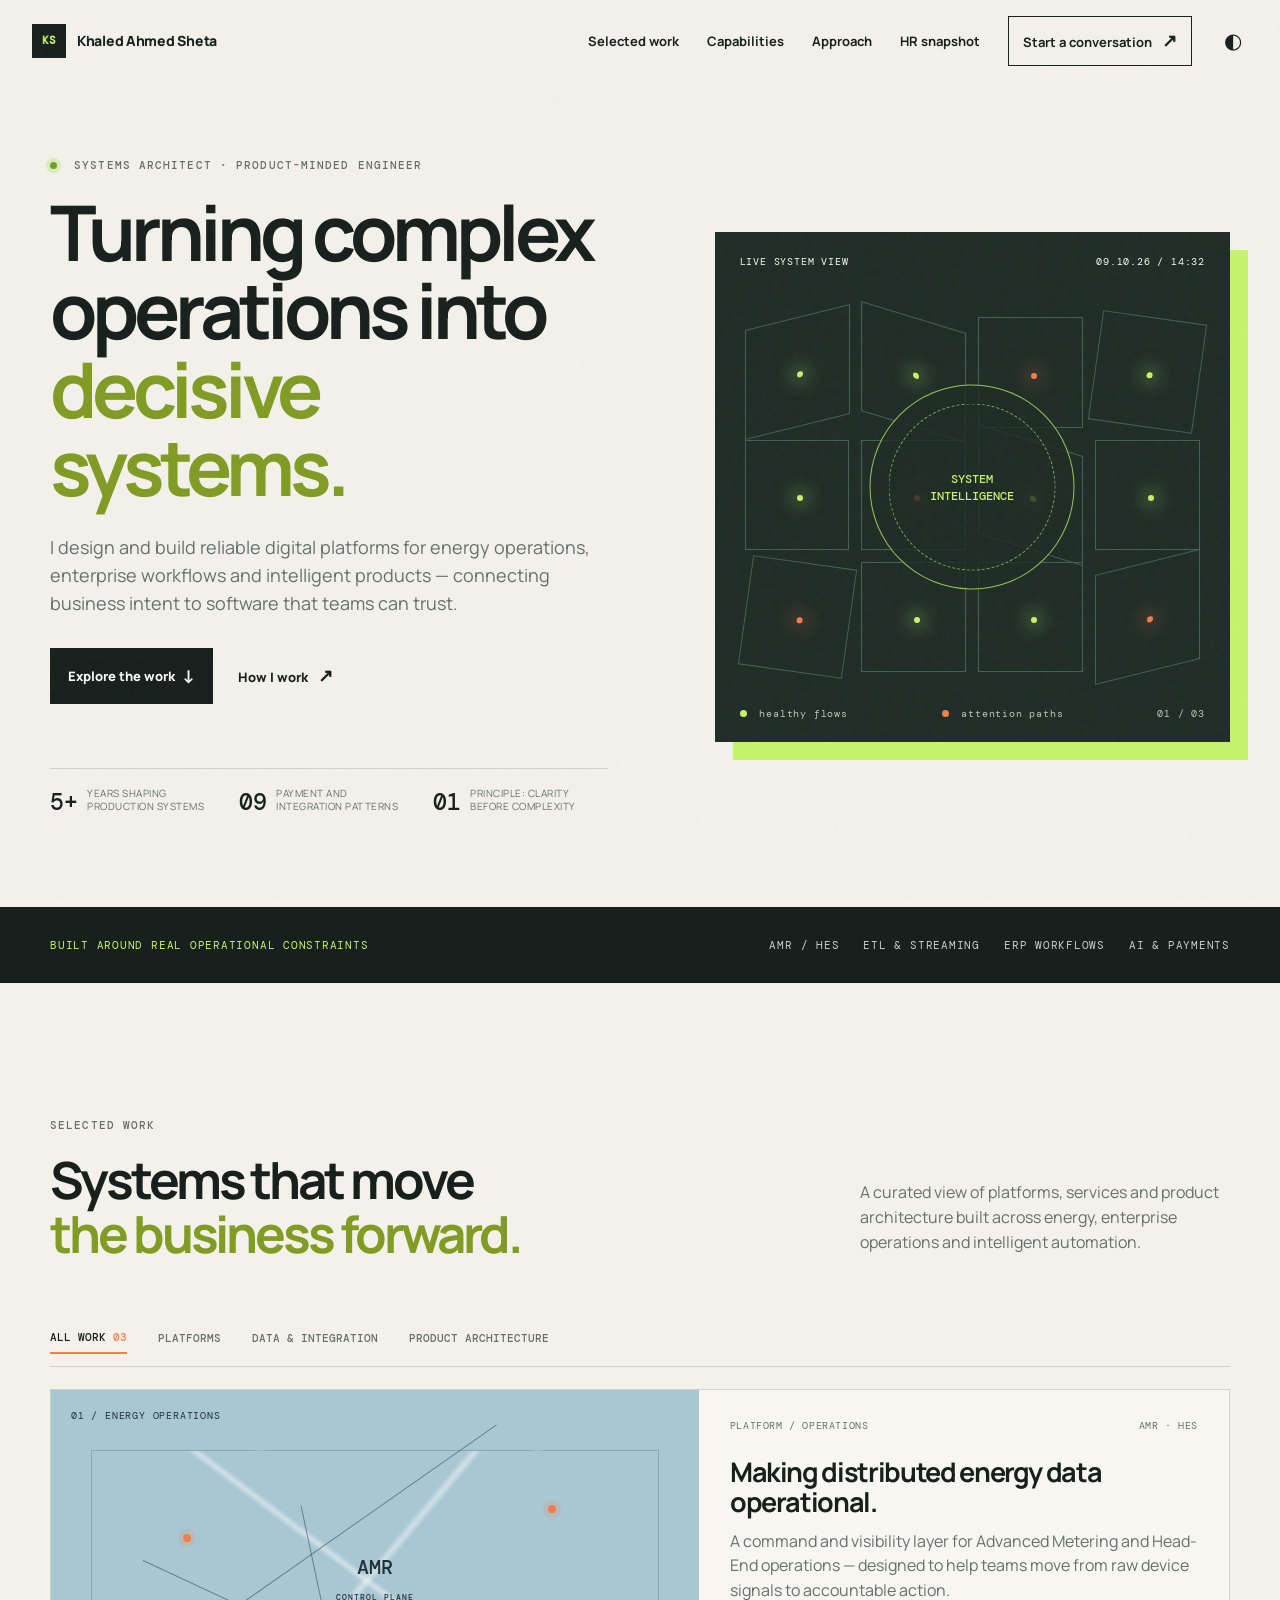
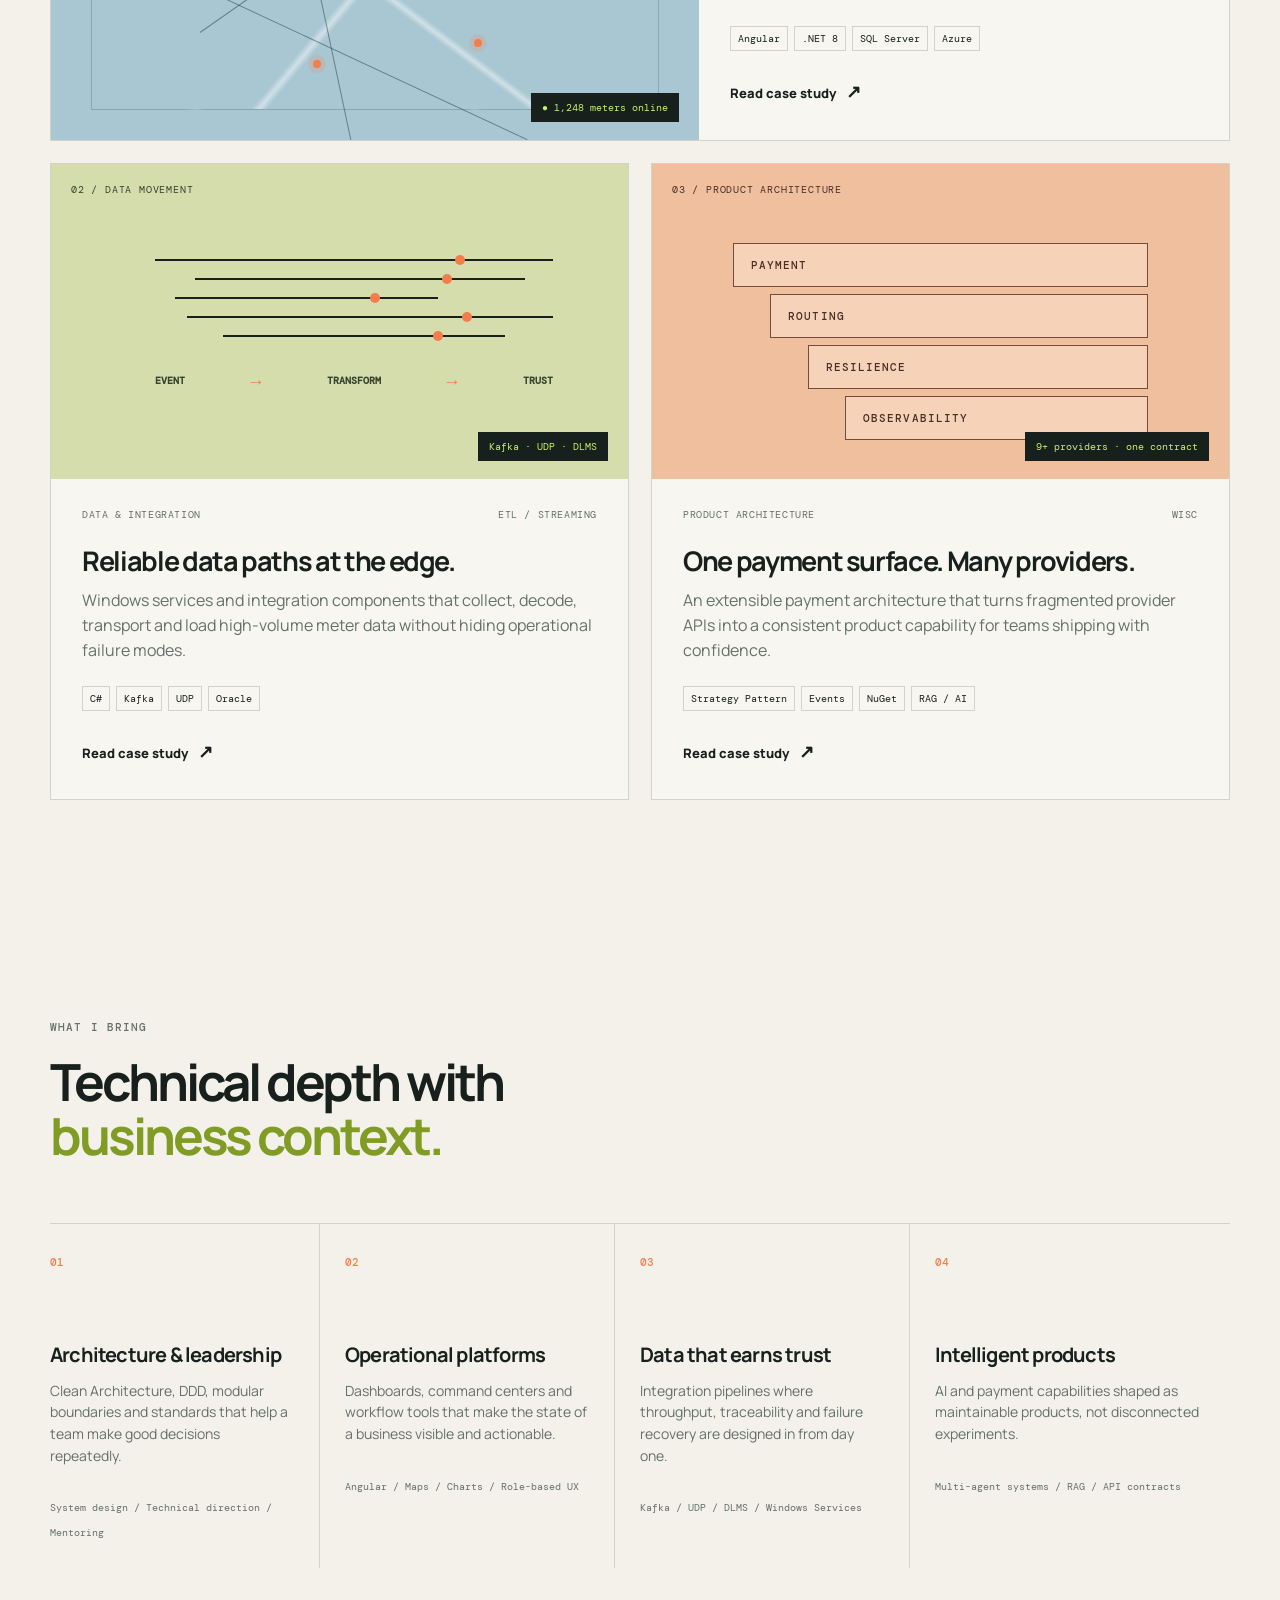
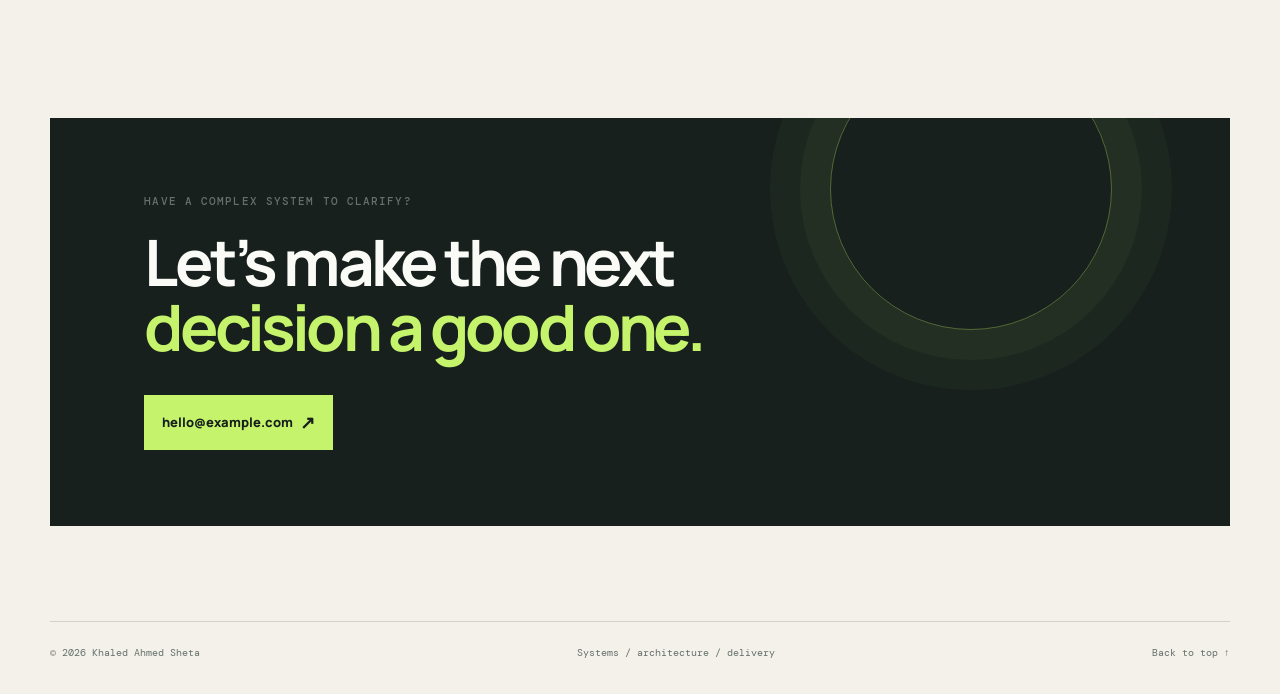
<file: index.html>
<!doctype html>
<html lang="en">
<head>
  <meta charset="UTF-8">
  <meta name="viewport" content="width=device-width, initial-scale=1.0">
  <meta name="description" content="Khaled Ahmed Sheta — systems architecture, AMR operations, data platforms and business-focused engineering portfolio.">
  <title>Khaled Ahmed Sheta | Systems Portfolio</title>
  <link rel="preconnect" href="https://fonts.googleapis.com">
  <link rel="preconnect" href="https://fonts.gstatic.com" crossorigin>
  <link href="https://fonts.googleapis.com/css2?family=DM+Mono:wght@400;500&family=Manrope:wght@400;500;600;700;800&display=swap" rel="stylesheet">
  <link rel="stylesheet" href="styles.css">
</head>
<body>
  <div class="grain"></div>
  <header class="site-header">
    <a class="brand" href="index.html" aria-label="Home">
      <span class="brand-mark">KS</span>
      <span>Khaled Ahmed Sheta</span>
    </a>
    <button class="menu-toggle" aria-label="Open navigation" aria-expanded="false">Menu</button>
    <nav class="main-nav" aria-label="Main navigation">
      <a href="#work">Selected work</a>
      <a href="#capabilities">Capabilities</a>
      <a href="approach.html">Approach</a>
      <a href="hr.html">HR snapshot</a>
      <a class="nav-cta" href="mailto:hello@example.com">Start a conversation <span>↗</span></a>
    </nav>
    <button class="theme-toggle" aria-label="Toggle color theme">◐</button>
  </header>

  <main>
    <section class="hero section-shell">
      <div class="hero-copy reveal">
        <p class="eyebrow"><span class="status-dot"></span> Systems architect · product-minded engineer</p>
        <h1>Turning complex operations into <em>decisive systems.</em></h1>
        <p class="hero-lede">I design and build reliable digital platforms for energy operations, enterprise workflows and intelligent products — connecting business intent to software that teams can trust.</p>
        <div class="hero-actions">
          <a class="button button-dark" href="#work">Explore the work <span>↓</span></a>
          <a class="text-link" href="approach.html">How I work <span>↗</span></a>
        </div>
        <div class="hero-meta">
          <div><strong>5+</strong><span>years shaping<br>production systems</span></div>
          <div><strong>09</strong><span>payment and<br>integration patterns</span></div>
          <div><strong>01</strong><span>principle: clarity<br>before complexity</span></div>
        </div>
      </div>
      <div class="hero-visual reveal delay-1" aria-label="System signal visualization">
        <div class="visual-topline"><span>LIVE SYSTEM VIEW</span><span class="mono">09.10.26 / 14:32</span></div>
        <div class="signal-grid">
          <span class="signal signal-a"></span><span class="signal signal-b"></span><span class="signal signal-c"></span><span class="signal signal-d"></span>
          <span class="signal signal-e"></span><span class="signal signal-f"></span><span class="signal signal-g"></span><span class="signal signal-h"></span>
          <span class="signal signal-i"></span><span class="signal signal-j"></span><span class="signal signal-k"></span><span class="signal signal-l"></span>
        </div>
        <div class="visual-core"><span class="core-ring"></span><span class="core-label">SYSTEM<br>INTELLIGENCE</span></div>
        <div class="visual-footer"><span><i class="legend green"></i> healthy flows</span><span><i class="legend orange"></i> attention paths</span><span class="mono">01 / 03</span></div>
      </div>
    </section>

    <section class="trust-strip"><div class="section-shell trust-inner"><span>Built around real operational constraints</span><span>AMR / HES</span><span>ETL &amp; streaming</span><span>ERP workflows</span><span>AI &amp; payments</span></div></section>

    <section class="section-shell work-section" id="work">
      <div class="section-heading reveal"><div><p class="eyebrow">Selected work</p><h2>Systems that move<br><em>the business forward.</em></h2></div><p class="section-intro">A curated view of platforms, services and product architecture built across energy, enterprise operations and intelligent automation.</p></div>
      <div class="filter-bar" role="group" aria-label="Filter projects"><button class="filter active" data-filter="all">All work <span>03</span></button><button class="filter" data-filter="platform">Platforms</button><button class="filter" data-filter="data">Data &amp; integration</button><button class="filter" data-filter="product">Product architecture</button></div>
      <div class="project-list">
        <article class="project-card project-featured reveal" data-category="platform">
          <div class="project-visual energy-visual"><div class="visual-caption">01 / ENERGY OPERATIONS</div><div class="meter-map"><span class="map-line line-1"></span><span class="map-line line-2"></span><span class="map-line line-3"></span><i class="pin p1"></i><i class="pin p2"></i><i class="pin p3"></i><i class="pin p4"></i><div class="map-center">AMR<br><small>CONTROL PLANE</small></div></div><div class="visual-chip">● 1,248 meters online</div></div>
          <div class="project-content"><div class="project-top"><span class="project-kind">Platform / Operations</span><span class="project-year">AMR · HES</span></div><h3>Making distributed energy data operational.</h3><p>A command and visibility layer for Advanced Metering and Head-End operations — designed to help teams move from raw device signals to accountable action.</p><div class="project-tags"><span>Angular</span><span>.NET 8</span><span>SQL Server</span><span>Azure</span></div><a class="arrow-link" href="case-study.html#amr">Read case study <span>↗</span></a></div>
        </article>
        <article class="project-card reveal delay-1" data-category="data">
          <div class="project-visual data-visual"><div class="visual-caption">02 / DATA MOVEMENT</div><div class="stream-lines"><span></span><span></span><span></span><span></span><span></span></div><div class="stream-label"><b>EVENT</b><strong>→</strong><b>TRANSFORM</b><strong>→</strong><b>TRUST</b></div><div class="visual-chip">Kafka · UDP · DLMS</div></div>
          <div class="project-content"><div class="project-top"><span class="project-kind">Data &amp; Integration</span><span class="project-year">ETL / Streaming</span></div><h3>Reliable data paths at the edge.</h3><p>Windows services and integration components that collect, decode, transport and load high-volume meter data without hiding operational failure modes.</p><div class="project-tags"><span>C#</span><span>Kafka</span><span>UDP</span><span>Oracle</span></div><a class="arrow-link" href="case-study.html#etl">Read case study <span>↗</span></a></div>
        </article>
        <article class="project-card reveal delay-2" data-category="product">
          <div class="project-visual product-visual"><div class="visual-caption">03 / PRODUCT ARCHITECTURE</div><div class="gateway-stack"><span>PAYMENT</span><span>ROUTING</span><span>RESILIENCE</span><span>OBSERVABILITY</span></div><div class="visual-chip">9+ providers · one contract</div></div>
          <div class="project-content"><div class="project-top"><span class="project-kind">Product architecture</span><span class="project-year">WISC</span></div><h3>One payment surface. Many providers.</h3><p>An extensible payment architecture that turns fragmented provider APIs into a consistent product capability for teams shipping with confidence.</p><div class="project-tags"><span>Strategy Pattern</span><span>Events</span><span>NuGet</span><span>RAG / AI</span></div><a class="arrow-link" href="case-study.html#wisc">Read case study <span>↗</span></a></div>
        </article>
      </div>
    </section>

    <section class="capabilities section-shell" id="capabilities"><div class="section-heading reveal"><div><p class="eyebrow">What I bring</p><h2>Technical depth with<br><em>business context.</em></h2></div></div><div class="capability-grid"><div class="capability reveal"><span class="cap-number">01</span><h3>Architecture &amp; leadership</h3><p>Clean Architecture, DDD, modular boundaries and standards that help a team make good decisions repeatedly.</p><span class="cap-line">System design / Technical direction / Mentoring</span></div><div class="capability reveal delay-1"><span class="cap-number">02</span><h3>Operational platforms</h3><p>Dashboards, command centers and workflow tools that make the state of a business visible and actionable.</p><span class="cap-line">Angular / Maps / Charts / Role-based UX</span></div><div class="capability reveal delay-2"><span class="cap-number">03</span><h3>Data that earns trust</h3><p>Integration pipelines where throughput, traceability and failure recovery are designed in from day one.</p><span class="cap-line">Kafka / UDP / DLMS / Windows Services</span></div><div class="capability reveal"><span class="cap-number">04</span><h3>Intelligent products</h3><p>AI and payment capabilities shaped as maintainable products, not disconnected experiments.</p><span class="cap-line">Multi-agent systems / RAG / API contracts</span></div></div></section>

    <section class="closing section-shell"><div class="closing-inner reveal"><p class="eyebrow">Have a complex system to clarify?</p><h2>Let’s make the next<br><em>decision a good one.</em></h2><a class="button button-light" href="mailto:hello@example.com">hello@example.com <span>↗</span></a></div></section>
  </main>
  <footer class="site-footer section-shell"><span>© 2026 Khaled Ahmed Sheta</span><span>Systems / architecture / delivery</span><a href="#top">Back to top ↑</a></footer>
  <script src="app.js"></script>
</body>
</html>
</file>
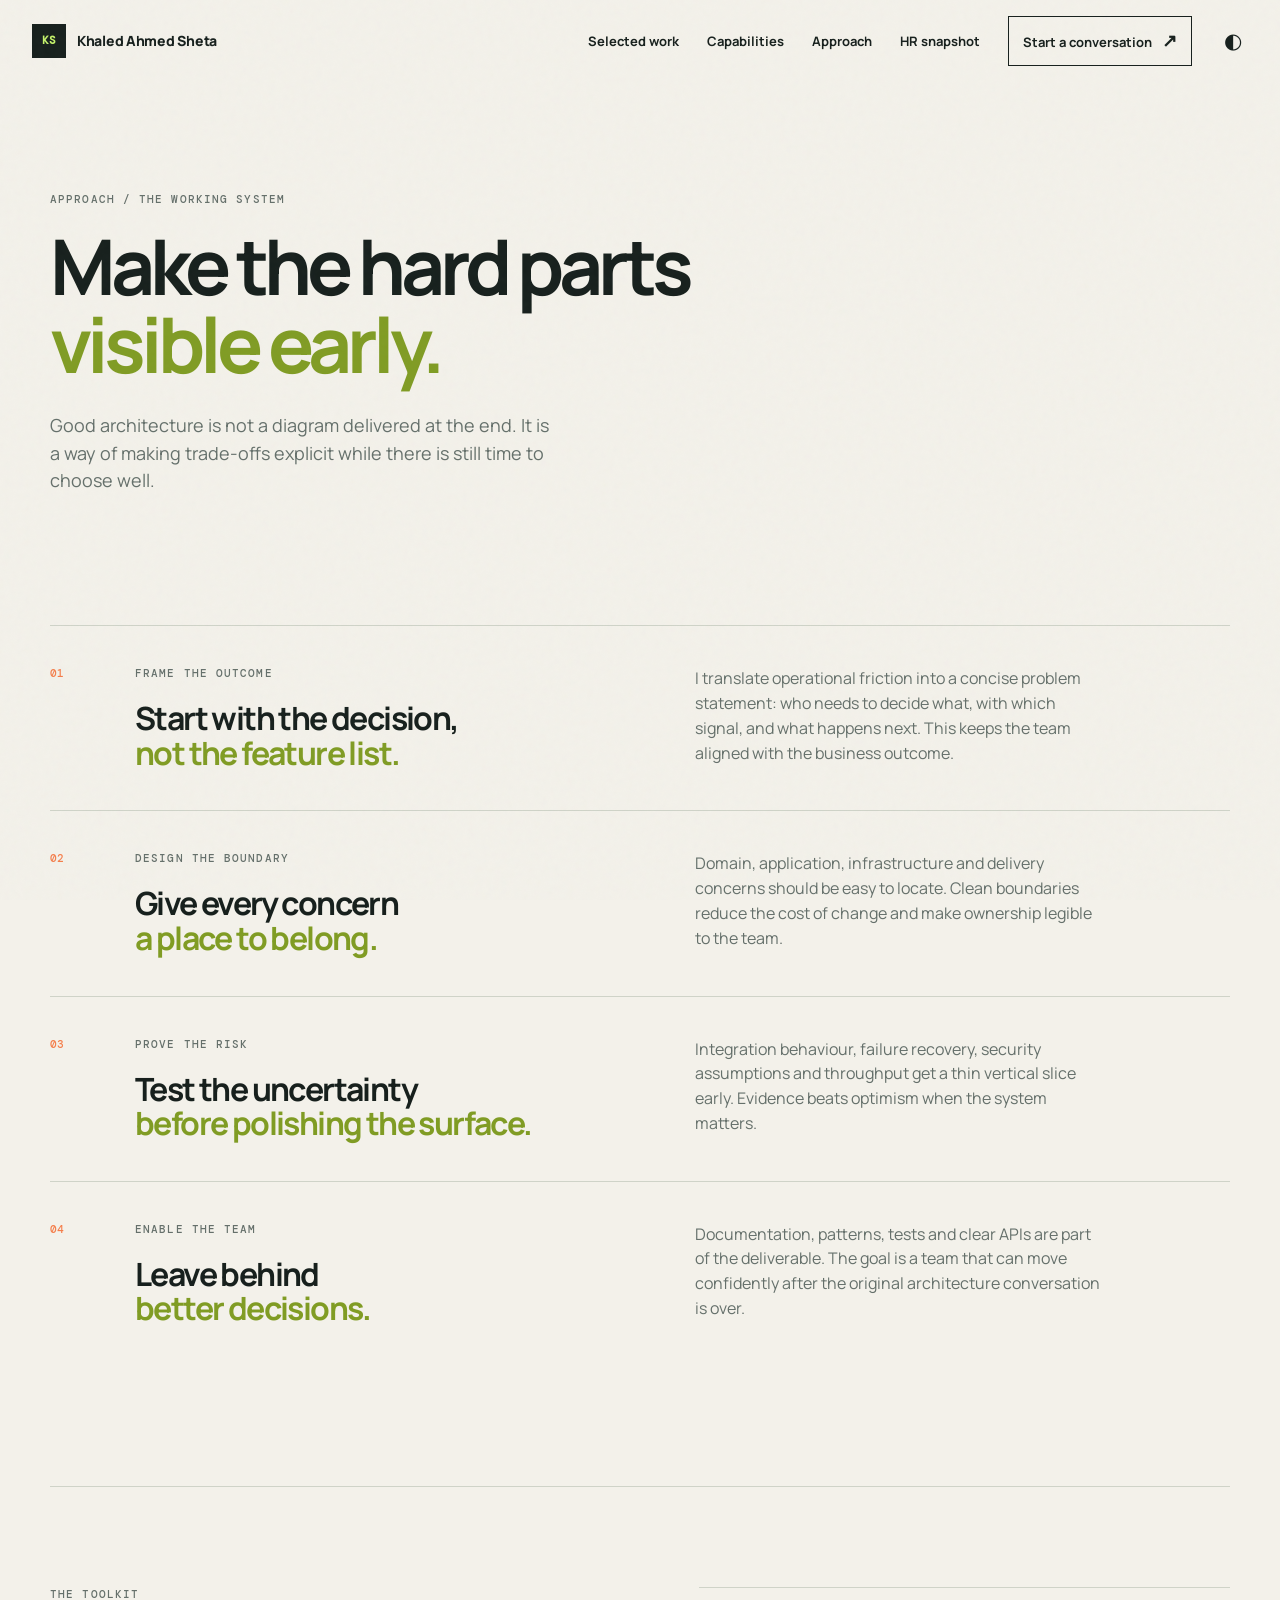
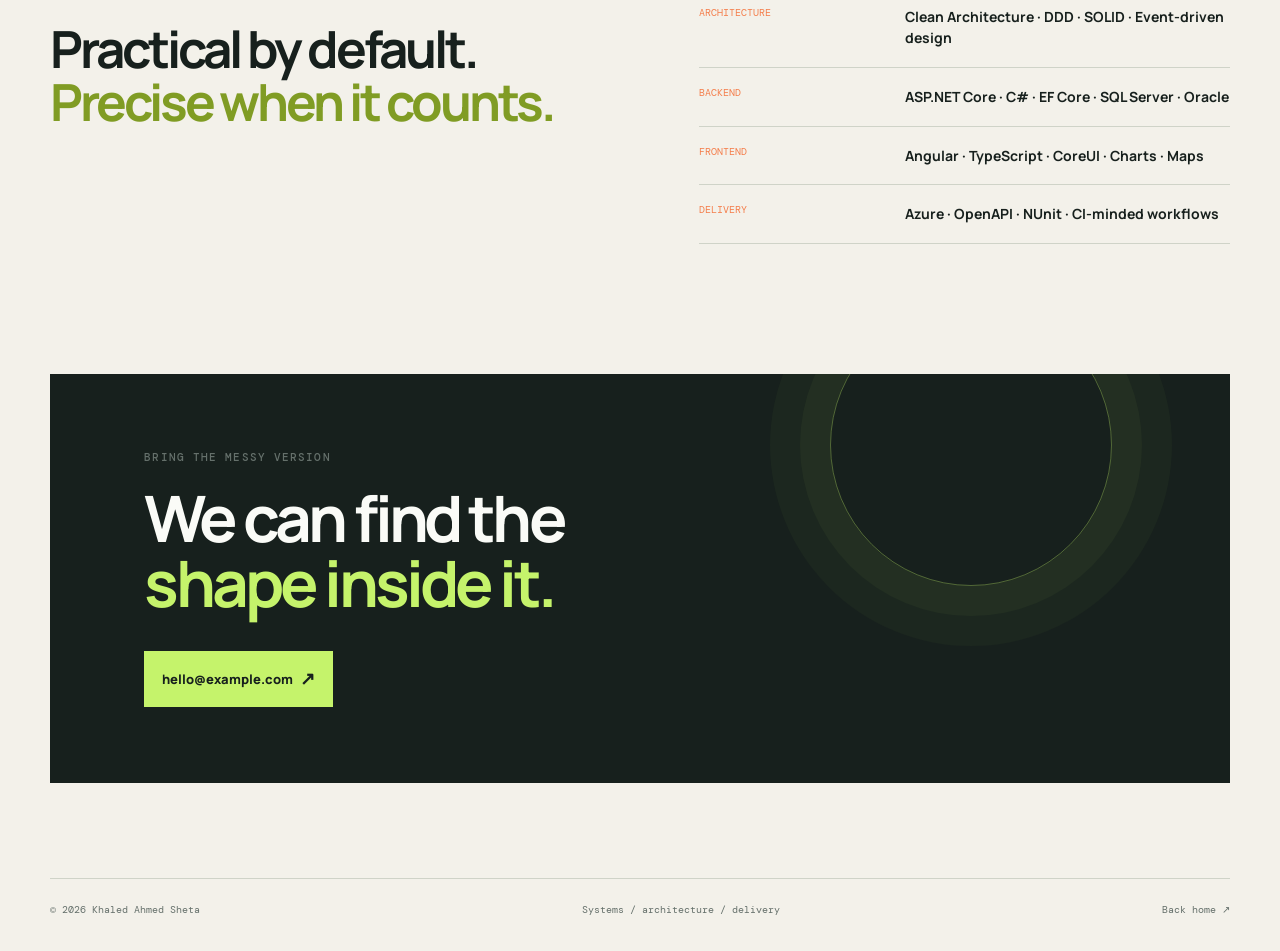
<file: approach.html>
<!doctype html>
<html lang="en"><head><meta charset="UTF-8"><meta name="viewport" content="width=device-width, initial-scale=1.0"><meta name="description" content="How Khaled Ahmed Sheta approaches architecture and delivery."><title>Approach | Khaled Ahmed Sheta</title><link rel="preconnect" href="https://fonts.googleapis.com"><link rel="preconnect" href="https://fonts.gstatic.com" crossorigin><link href="https://fonts.googleapis.com/css2?family=DM+Mono:wght@400;500&family=Manrope:wght@400;500;600;700;800&display=swap" rel="stylesheet"><link rel="stylesheet" href="styles.css"></head>
<body><div class="grain"></div><header class="site-header"><a class="brand" href="index.html"><span class="brand-mark">KS</span><span>Khaled Ahmed Sheta</span></a><button class="menu-toggle" aria-label="Open navigation" aria-expanded="false">Menu</button><nav class="main-nav"><a href="index.html#work">Selected work</a><a href="index.html#capabilities">Capabilities</a><a href="approach.html">Approach</a><a href="hr.html">HR snapshot</a><a class="nav-cta" href="mailto:hello@example.com">Start a conversation <span>↗</span></a></nav><button class="theme-toggle" aria-label="Toggle color theme">◐</button></header>
<main><section class="case-hero section-shell"><p class="eyebrow">Approach / the working system</p><h1>Make the hard parts<br><em>visible early.</em></h1><p class="hero-lede">Good architecture is not a diagram delivered at the end. It is a way of making trade-offs explicit while there is still time to choose well.</p></section><section class="principles section-shell"><div class="principle-row reveal"><span class="principle-num">01</span><div><p class="eyebrow">Frame the outcome</p><h2>Start with the decision,<br><em>not the feature list.</em></h2></div><p>I translate operational friction into a concise problem statement: who needs to decide what, with which signal, and what happens next. This keeps the team aligned with the business outcome.</p></div><div class="principle-row reveal"><span class="principle-num">02</span><div><p class="eyebrow">Design the boundary</p><h2>Give every concern<br><em>a place to belong.</em></h2></div><p>Domain, application, infrastructure and delivery concerns should be easy to locate. Clean boundaries reduce the cost of change and make ownership legible to the team.</p></div><div class="principle-row reveal"><span class="principle-num">03</span><div><p class="eyebrow">Prove the risk</p><h2>Test the uncertainty<br><em>before polishing the surface.</em></h2></div><p>Integration behaviour, failure recovery, security assumptions and throughput get a thin vertical slice early. Evidence beats optimism when the system matters.</p></div><div class="principle-row reveal"><span class="principle-num">04</span><div><p class="eyebrow">Enable the team</p><h2>Leave behind<br><em>better decisions.</em></h2></div><p>Documentation, patterns, tests and clear APIs are part of the deliverable. The goal is a team that can move confidently after the original architecture conversation is over.</p></div></section><section class="toolkit section-shell"><div><p class="eyebrow">The toolkit</p><h2>Practical by default.<br><em>Precise when it counts.</em></h2></div><div class="toolkit-list"><div><span>Architecture</span><strong>Clean Architecture · DDD · SOLID · Event-driven design</strong></div><div><span>Backend</span><strong>ASP.NET Core · C# · EF Core · SQL Server · Oracle</strong></div><div><span>Frontend</span><strong>Angular · TypeScript · CoreUI · Charts · Maps</strong></div><div><span>Delivery</span><strong>Azure · OpenAPI · NUnit · CI-minded workflows</strong></div></div></section><section class="closing section-shell"><div class="closing-inner reveal"><p class="eyebrow">Bring the messy version</p><h2>We can find the<br><em>shape inside it.</em></h2><a class="button button-light" href="mailto:hello@example.com">hello@example.com <span>↗</span></a></div></section></main><footer class="site-footer section-shell"><span>© 2026 Khaled Ahmed Sheta</span><span>Systems / architecture / delivery</span><a href="index.html">Back home ↗</a></footer><script src="app.js"></script></body></html>
</file>
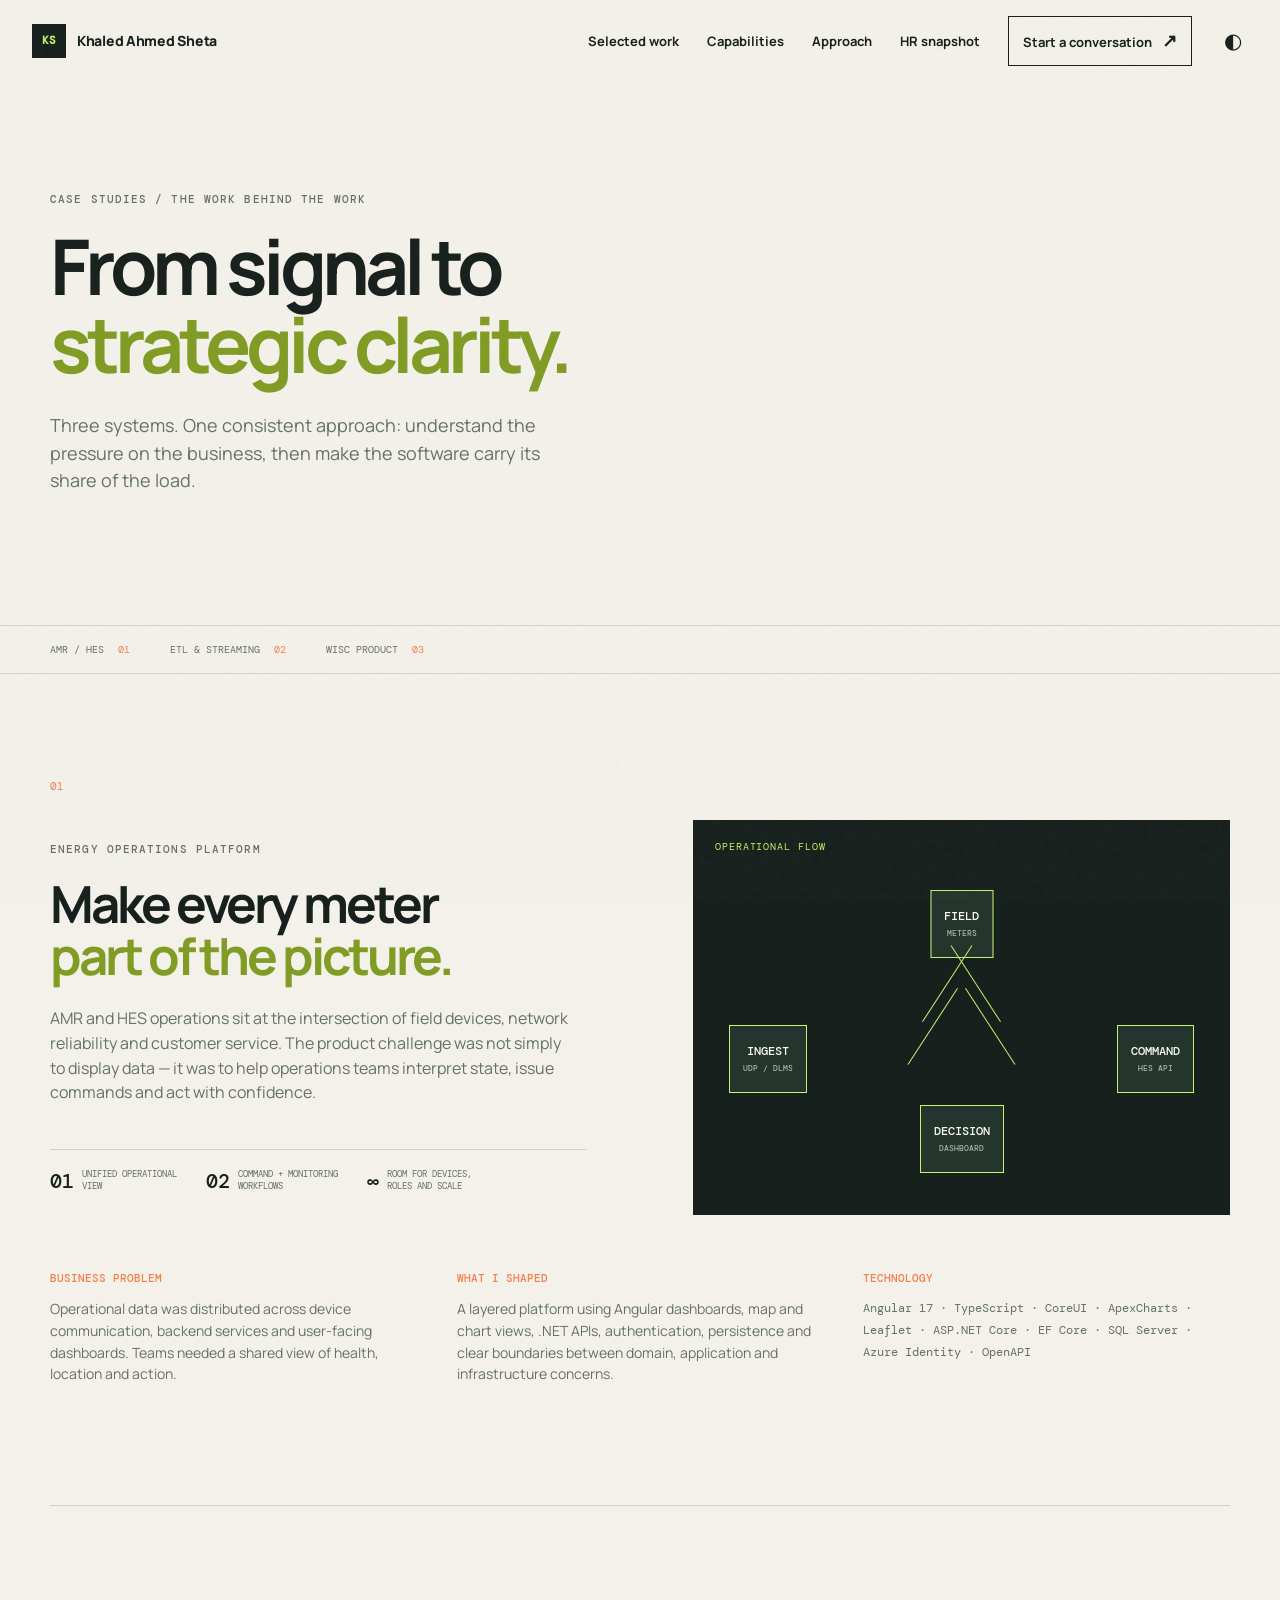
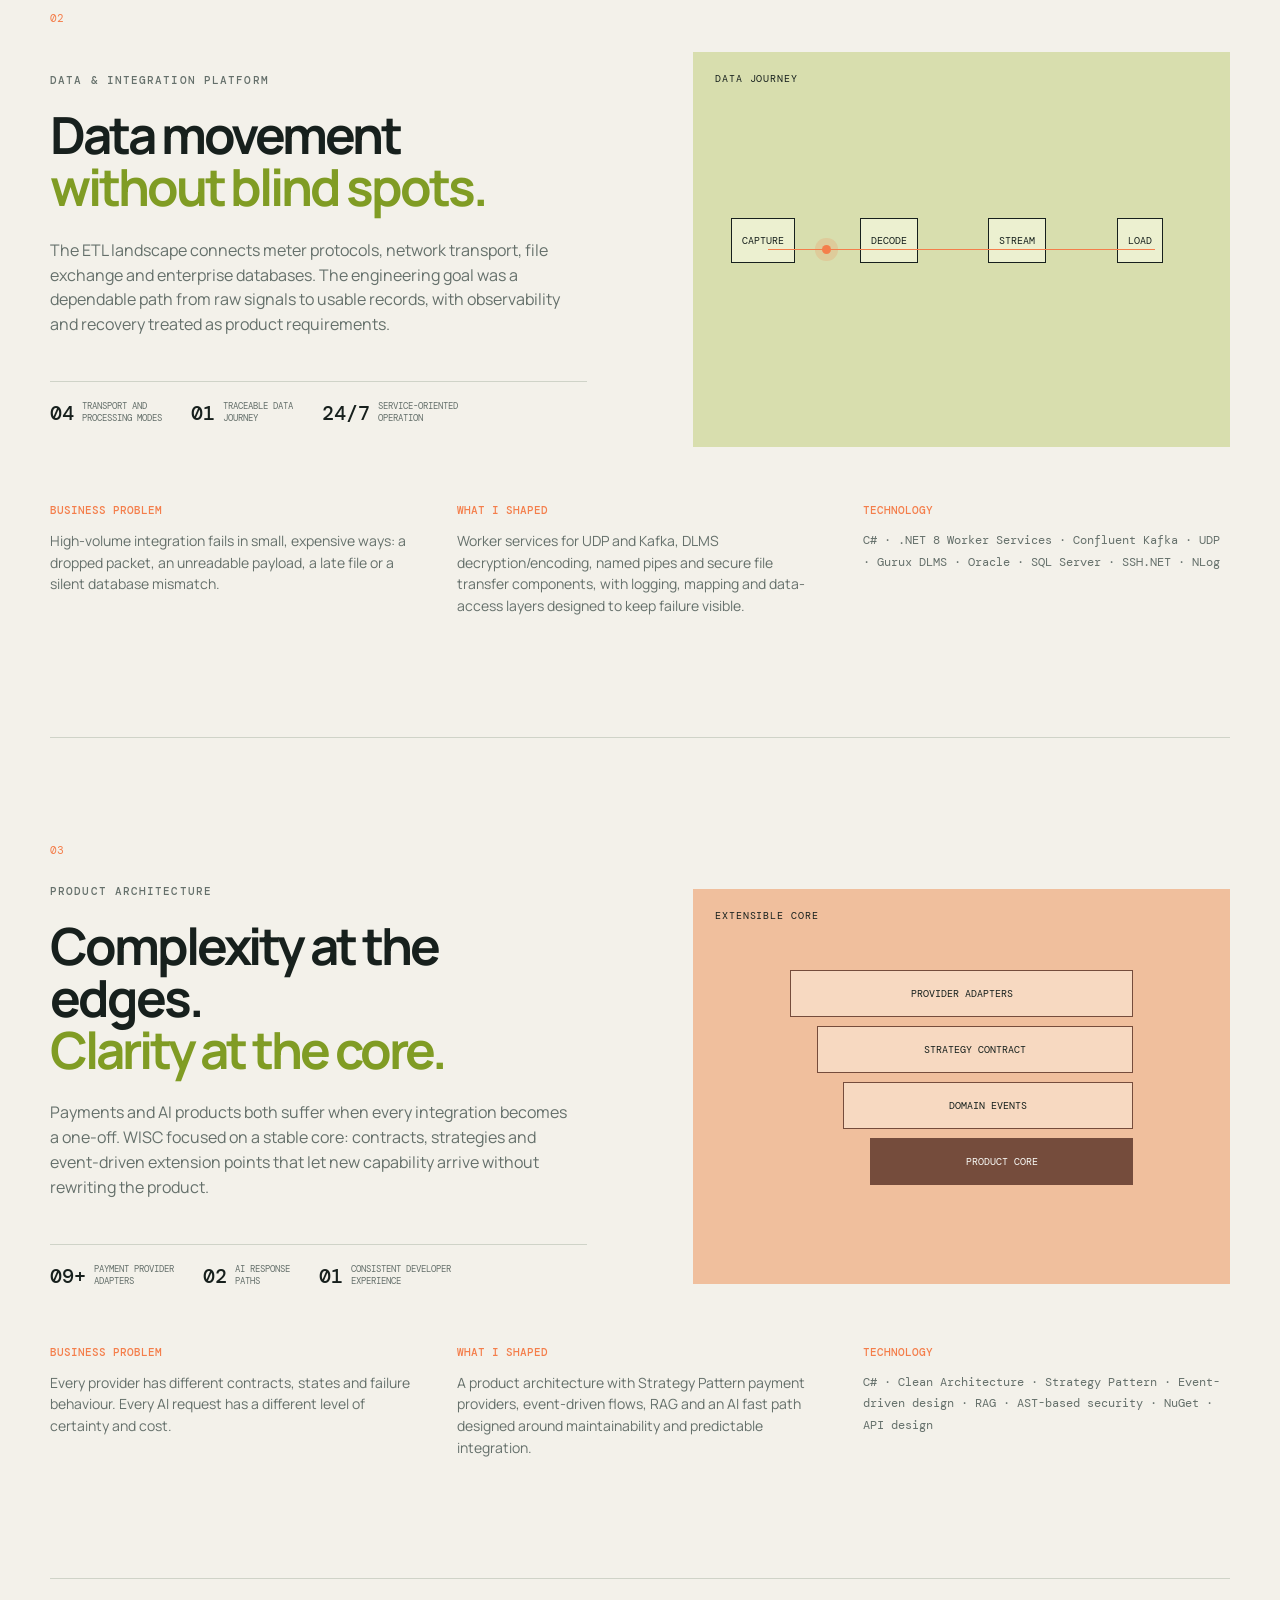
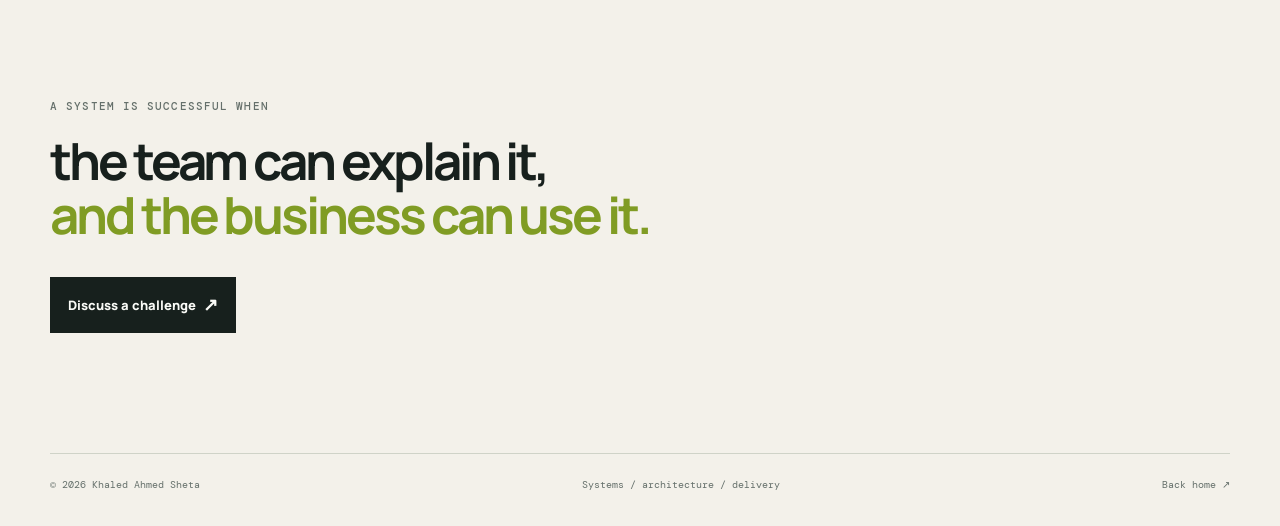
<file: case-study.html>
<!doctype html>
<html lang="en">
<head>
  <meta charset="UTF-8"><meta name="viewport" content="width=device-width, initial-scale=1.0">
  <meta name="description" content="Selected engineering case studies by Khaled Ahmed Sheta.">
  <title>Case Studies | Khaled Ahmed Sheta</title>
  <link rel="preconnect" href="https://fonts.googleapis.com"><link rel="preconnect" href="https://fonts.gstatic.com" crossorigin>
  <link href="https://fonts.googleapis.com/css2?family=DM+Mono:wght@400;500&family=Manrope:wght@400;500;600;700;800&display=swap" rel="stylesheet"><link rel="stylesheet" href="styles.css">
</head>
<body><div class="grain"></div>
  <header class="site-header"><a class="brand" href="index.html"><span class="brand-mark">KS</span><span>Khaled Ahmed Sheta</span></a><button class="menu-toggle" aria-label="Open navigation" aria-expanded="false">Menu</button><nav class="main-nav"><a href="index.html#work">Selected work</a><a href="index.html#capabilities">Capabilities</a><a href="approach.html">Approach</a><a href="hr.html">HR snapshot</a><a class="nav-cta" href="mailto:hello@example.com">Start a conversation <span>↗</span></a></nav><button class="theme-toggle" aria-label="Toggle color theme">◐</button></header>
  <main>
    <section class="case-hero section-shell"><p class="eyebrow">Case studies / the work behind the work</p><h1>From signal to<br><em>strategic clarity.</em></h1><p class="hero-lede">Three systems. One consistent approach: understand the pressure on the business, then make the software carry its share of the load.</p></section>
    <div class="case-nav"><div class="section-shell"><a href="#amr">AMR / HES <span>01</span></a><a href="#etl">ETL &amp; streaming <span>02</span></a><a href="#wisc">WISC product <span>03</span></a></div></div>
    <section class="case-block section-shell" id="amr"><div class="case-index">01</div><div class="case-layout"><div><p class="eyebrow">Energy operations platform</p><h2>Make every meter<br><em>part of the picture.</em></h2><p class="case-summary">AMR and HES operations sit at the intersection of field devices, network reliability and customer service. The product challenge was not simply to display data — it was to help operations teams interpret state, issue commands and act with confidence.</p><div class="impact-grid"><div><strong>01</strong><span>unified operational<br>view</span></div><div><strong>02</strong><span>command + monitoring<br>workflows</span></div><div><strong>∞</strong><span>room for devices,<br>roles and scale</span></div></div></div><div class="case-diagram energy-diagram"><div class="diagram-label">OPERATIONAL FLOW</div><div class="diagram-node node-top">FIELD<br><small>METERS</small></div><div class="diagram-node node-left">INGEST<br><small>UDP / DLMS</small></div><div class="diagram-node node-right">COMMAND<br><small>HES API</small></div><div class="diagram-node node-bottom">DECISION<br><small>DASHBOARD</small></div><span class="connector c1"></span><span class="connector c2"></span><span class="connector c3"></span><span class="connector c4"></span></div></div><div class="case-details"><div><h3>Business problem</h3><p>Operational data was distributed across device communication, backend services and user-facing dashboards. Teams needed a shared view of health, location and action.</p></div><div><h3>What I shaped</h3><p>A layered platform using Angular dashboards, map and chart views, .NET APIs, authentication, persistence and clear boundaries between domain, application and infrastructure concerns.</p></div><div><h3>Technology</h3><p class="tech-list">Angular 17 · TypeScript · CoreUI · ApexCharts · Leaflet · ASP.NET Core · EF Core · SQL Server · Azure Identity · OpenAPI</p></div></div></section>
    <section class="case-block section-shell" id="etl"><div class="case-index">02</div><div class="case-layout"><div><p class="eyebrow">Data &amp; integration platform</p><h2>Data movement<br><em>without blind spots.</em></h2><p class="case-summary">The ETL landscape connects meter protocols, network transport, file exchange and enterprise databases. The engineering goal was a dependable path from raw signals to usable records, with observability and recovery treated as product requirements.</p><div class="impact-grid"><div><strong>04</strong><span>transport and<br>processing modes</span></div><div><strong>01</strong><span>traceable data<br>journey</span></div><div><strong>24/7</strong><span>service-oriented<br>operation</span></div></div></div><div class="case-diagram pipeline-diagram"><div class="diagram-label">DATA JOURNEY</div><span class="pipe p-one">CAPTURE</span><span class="pipe p-two">DECODE</span><span class="pipe p-three">STREAM</span><span class="pipe p-four">LOAD</span><span class="pipe-line"></span><span class="pipe-pulse"></span></div></div><div class="case-details"><div><h3>Business problem</h3><p>High-volume integration fails in small, expensive ways: a dropped packet, an unreadable payload, a late file or a silent database mismatch.</p></div><div><h3>What I shaped</h3><p>Worker services for UDP and Kafka, DLMS decryption/encoding, named pipes and secure file transfer components, with logging, mapping and data-access layers designed to keep failure visible.</p></div><div><h3>Technology</h3><p class="tech-list">C# · .NET 8 Worker Services · Confluent Kafka · UDP · Gurux DLMS · Oracle · SQL Server · SSH.NET · NLog</p></div></div></section>
    <section class="case-block section-shell" id="wisc"><div class="case-index">03</div><div class="case-layout"><div><p class="eyebrow">Product architecture</p><h2>Complexity at the edges.<br><em>Clarity at the core.</em></h2><p class="case-summary">Payments and AI products both suffer when every integration becomes a one-off. WISC focused on a stable core: contracts, strategies and event-driven extension points that let new capability arrive without rewriting the product.</p><div class="impact-grid"><div><strong>09+</strong><span>payment provider<br>adapters</span></div><div><strong>02</strong><span>AI response<br>paths</span></div><div><strong>01</strong><span>consistent developer<br>experience</span></div></div></div><div class="case-diagram stack-diagram"><div class="diagram-label">EXTENSIBLE CORE</div><span class="stack-layer s1">PROVIDER ADAPTERS</span><span class="stack-layer s2">STRATEGY CONTRACT</span><span class="stack-layer s3">DOMAIN EVENTS</span><span class="stack-layer s4">PRODUCT CORE</span></div></div><div class="case-details"><div><h3>Business problem</h3><p>Every provider has different contracts, states and failure behaviour. Every AI request has a different level of certainty and cost.</p></div><div><h3>What I shaped</h3><p>A product architecture with Strategy Pattern payment providers, event-driven flows, RAG and an AI fast path designed around maintainability and predictable integration.</p></div><div><h3>Technology</h3><p class="tech-list">C# · Clean Architecture · Strategy Pattern · Event-driven design · RAG · AST-based security · NuGet · API design</p></div></div></section>
    <section class="section-shell case-cta"><p class="eyebrow">A system is successful when</p><h2>the team can explain it,<br><em>and the business can use it.</em></h2><a class="button button-dark" href="mailto:hello@example.com">Discuss a challenge <span>↗</span></a></section>
  </main><footer class="site-footer section-shell"><span>© 2026 Khaled Ahmed Sheta</span><span>Systems / architecture / delivery</span><a href="index.html">Back home ↗</a></footer><script src="app.js"></script>
</body></html>
</file>
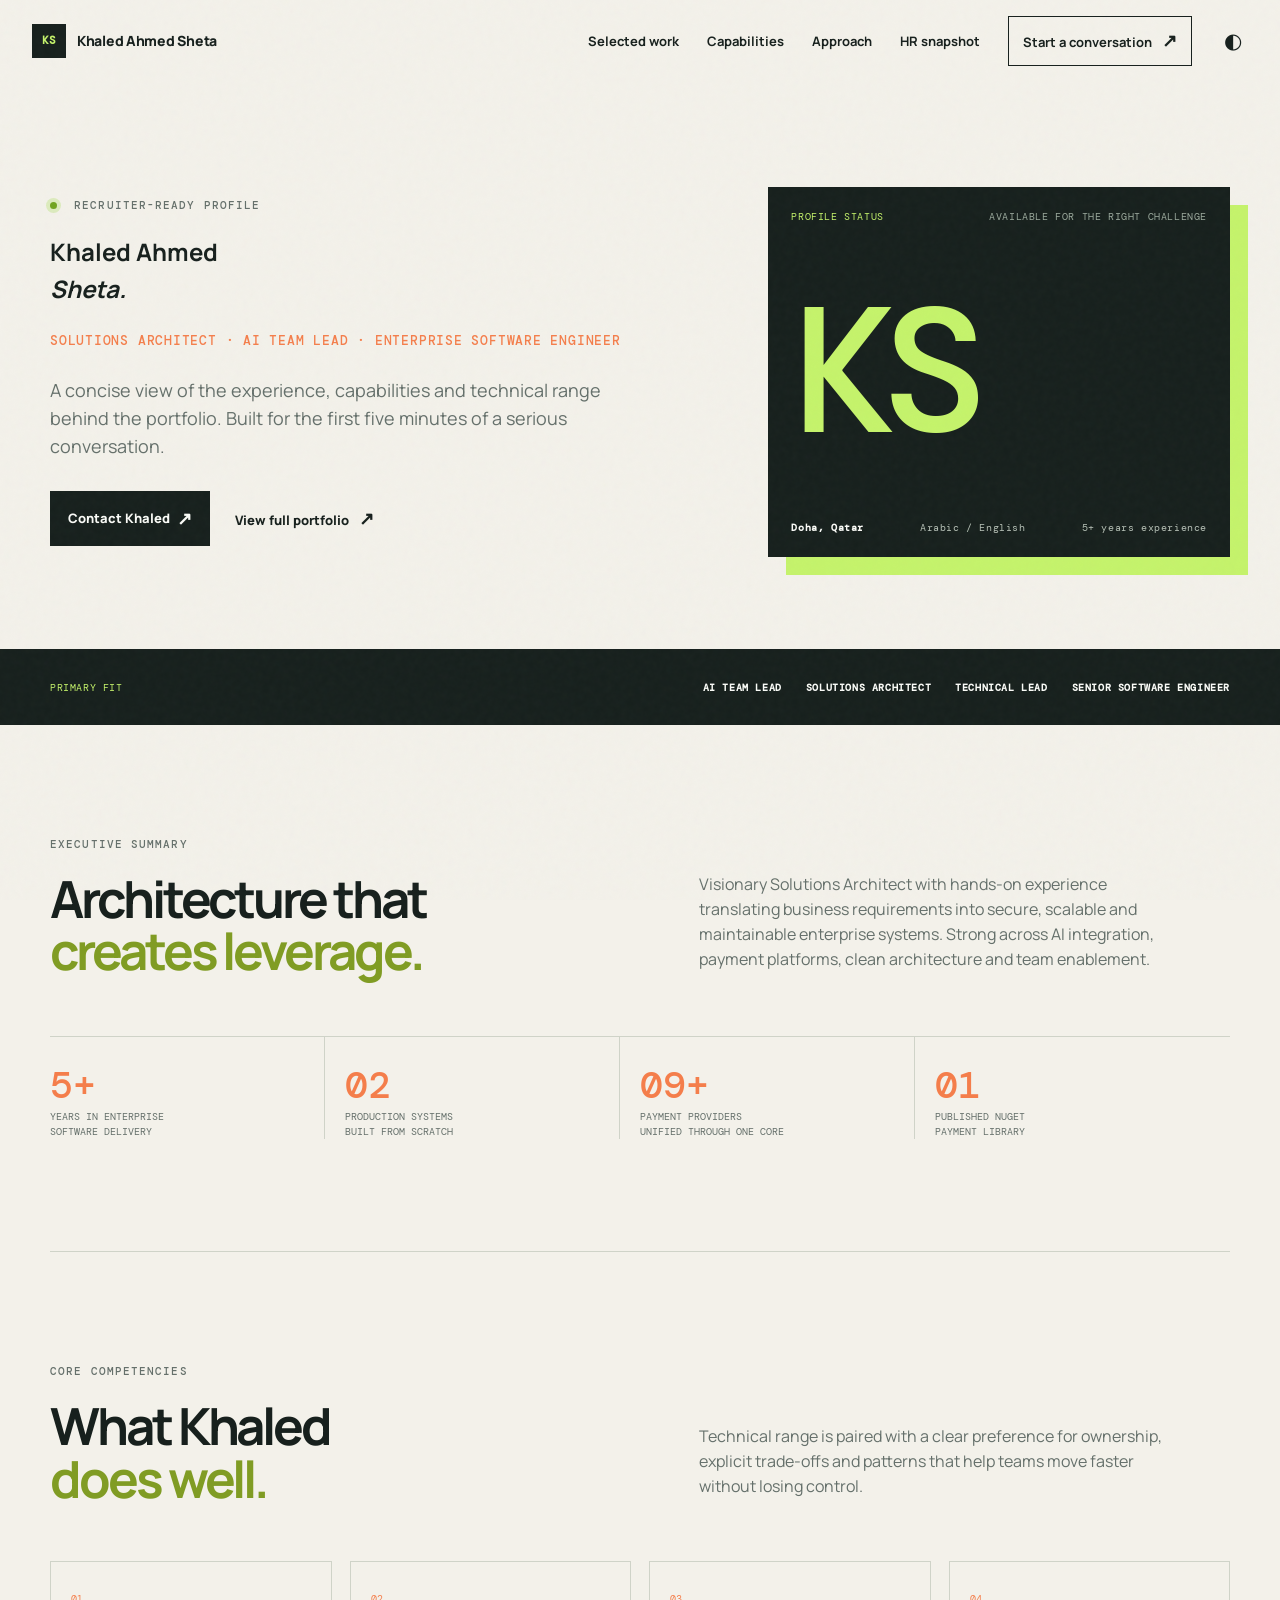
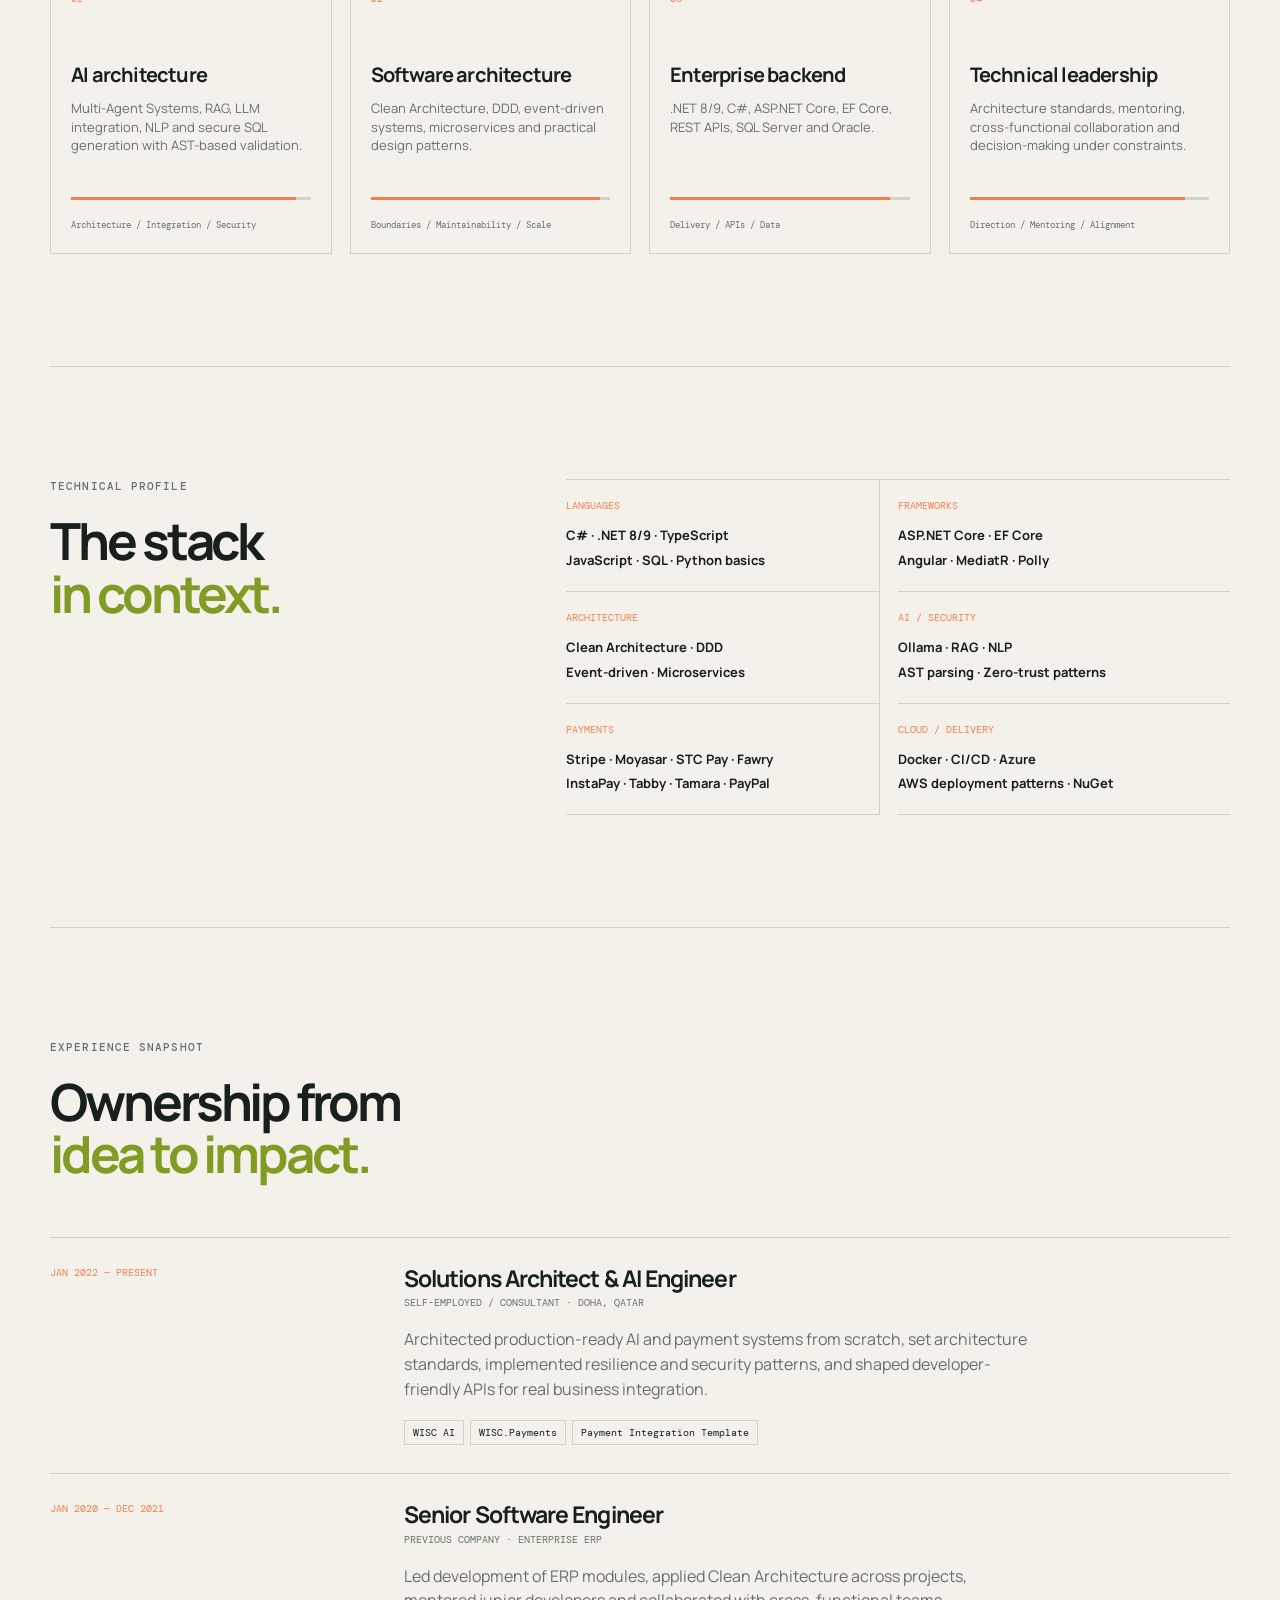
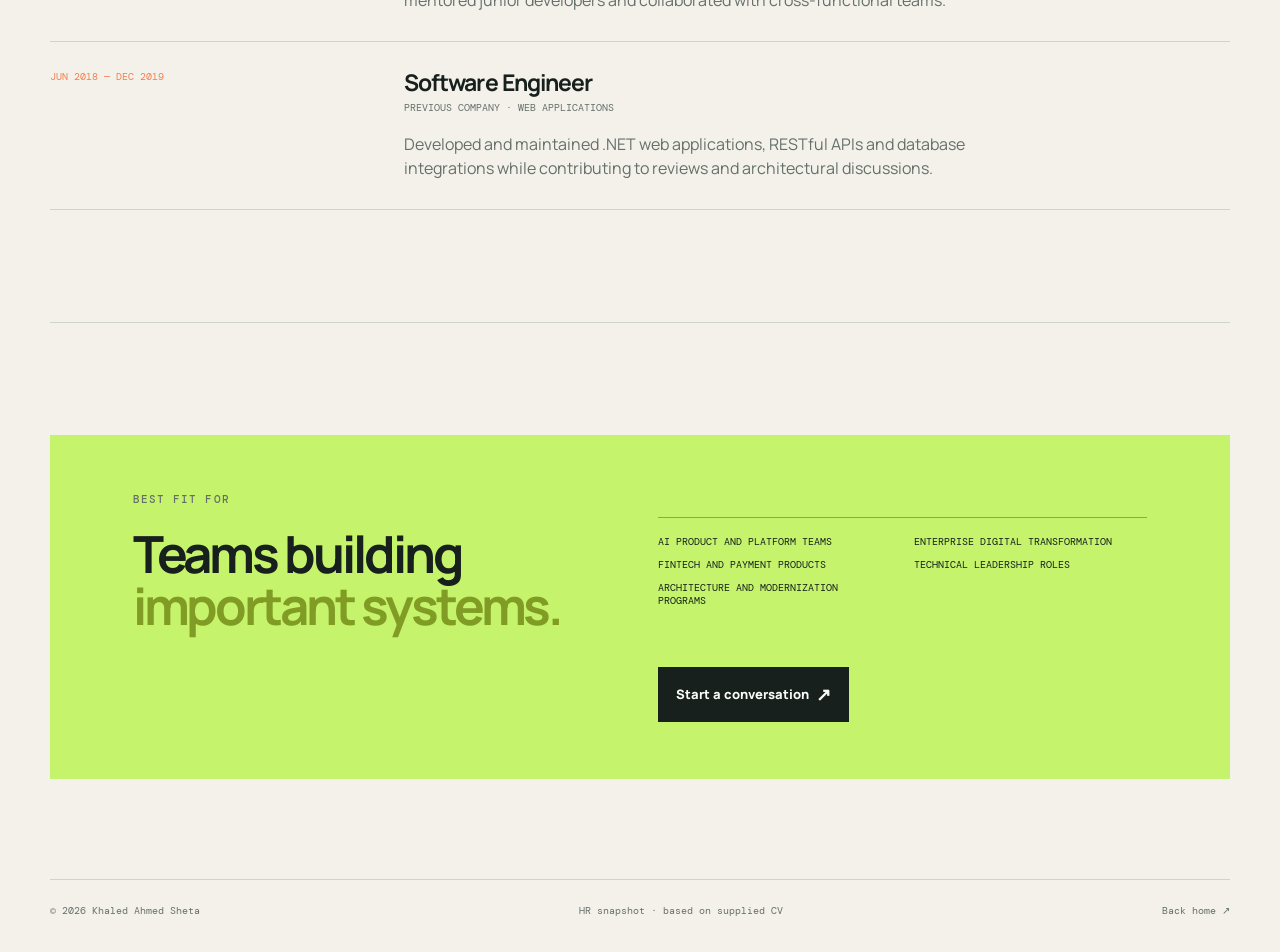
<file: hr.html>
<!doctype html>
<html lang="en">
<head>
  <meta charset="UTF-8"><meta name="viewport" content="width=device-width, initial-scale=1.0">
  <meta name="description" content="HR snapshot for Khaled Ahmed Sheta — Solutions Architect and AI Team Lead.">
  <title>HR Snapshot | Khaled Ahmed Sheta</title>
  <link rel="preconnect" href="https://fonts.googleapis.com"><link rel="preconnect" href="https://fonts.gstatic.com" crossorigin>
  <link href="https://fonts.googleapis.com/css2?family=DM+Mono:wght@400;500&family=Manrope:wght@400;500;600;700;800&display=swap" rel="stylesheet"><link rel="stylesheet" href="styles.css"><link rel="stylesheet" href="hr.css">
</head>
<body><div class="grain"></div>
  <header class="site-header"><a class="brand" href="index.html"><span class="brand-mark">KS</span><span>Khaled Ahmed Sheta</span></a><button class="menu-toggle" aria-label="Open navigation" aria-expanded="false">Menu</button><nav class="main-nav"><a href="index.html#work">Selected work</a><a href="index.html#capabilities">Capabilities</a><a href="approach.html">Approach</a><a href="hr.html" aria-current="page">HR snapshot</a><a class="nav-cta" href="mailto:hello@example.com">Start a conversation <span>↗</span></a></nav><button class="theme-toggle" aria-label="Toggle color theme">◐</button></header>
  <main>
    <section class="hr-hero section-shell"><div><p class="eyebrow"><span class="status-dot"></span> Recruiter-ready profile</p><h1>Khaled Ahmed<br><em>Sheta.</em></h1><p class="hr-role">Solutions Architect · AI Team Lead · Enterprise Software Engineer</p><p class="hero-lede">A concise view of the experience, capabilities and technical range behind the portfolio. Built for the first five minutes of a serious conversation.</p><div class="hero-actions"><a class="button button-dark" href="mailto:khaled.sheta@email.com">Contact Khaled <span>↗</span></a><a class="text-link" href="index.html">View full portfolio <span>↗</span></a></div></div><aside class="profile-card"><div class="profile-card-top"><span>PROFILE STATUS</span><span class="profile-live">AVAILABLE FOR THE RIGHT CHALLENGE</span></div><div class="profile-initials">KS</div><div class="profile-card-bottom"><strong>Doha, Qatar</strong><span>Arabic / English</span><span>5+ years experience</span></div></aside></section>
    <section class="hr-strip"><div class="section-shell"><span>Primary fit</span><strong>AI Team Lead</strong><strong>Solutions Architect</strong><strong>Technical Lead</strong><strong>Senior Software Engineer</strong></div></section>
    <section class="section-shell hr-section"><div class="hr-section-heading"><div><p class="eyebrow">Executive summary</p><h2>Architecture that<br><em>creates leverage.</em></h2></div><p>Visionary Solutions Architect with hands-on experience translating business requirements into secure, scalable and maintainable enterprise systems. Strong across AI integration, payment platforms, clean architecture and team enablement.</p></div><div class="hr-metrics"><div><strong>5+</strong><span>years in enterprise<br>software delivery</span></div><div><strong>02</strong><span>production systems<br>built from scratch</span></div><div><strong>09+</strong><span>payment providers<br>unified through one core</span></div><div><strong>01</strong><span>published NuGet<br>payment library</span></div></div></section>
    <section class="section-shell hr-section"><div class="hr-section-heading compact"><div><p class="eyebrow">Core competencies</p><h2>What Khaled<br><em>does well.</em></h2></div><p>Technical range is paired with a clear preference for ownership, explicit trade-offs and patterns that help teams move faster without losing control.</p></div><div class="competency-grid"><article><span class="competency-index">01</span><h3>AI architecture</h3><p>Multi-Agent Systems, RAG, LLM integration, NLP and secure SQL generation with AST-based validation.</p><div class="skill-meter"><i style="width:94%"></i></div><small>Architecture / Integration / Security</small></article><article><span class="competency-index">02</span><h3>Software architecture</h3><p>Clean Architecture, DDD, event-driven systems, microservices and practical design patterns.</p><div class="skill-meter"><i style="width:96%"></i></div><small>Boundaries / Maintainability / Scale</small></article><article><span class="competency-index">03</span><h3>Enterprise backend</h3><p>.NET 8/9, C#, ASP.NET Core, EF Core, REST APIs, SQL Server and Oracle.</p><div class="skill-meter"><i style="width:92%"></i></div><small>Delivery / APIs / Data</small></article><article><span class="competency-index">04</span><h3>Technical leadership</h3><p>Architecture standards, mentoring, cross-functional collaboration and decision-making under constraints.</p><div class="skill-meter"><i style="width:90%"></i></div><small>Direction / Mentoring / Alignment</small></article></div></section>
    <section class="section-shell hr-section tech-section"><div class="hr-section-heading compact"><div><p class="eyebrow">Technical profile</p><h2>The stack<br><em>in context.</em></h2></div></div><div class="tech-matrix"><div><span>Languages</span><strong>C# · .NET 8/9 · TypeScript<br>JavaScript · SQL · Python basics</strong></div><div><span>Frameworks</span><strong>ASP.NET Core · EF Core<br>Angular · MediatR · Polly</strong></div><div><span>Architecture</span><strong>Clean Architecture · DDD<br>Event-driven · Microservices</strong></div><div><span>AI / security</span><strong>Ollama · RAG · NLP<br>AST parsing · Zero-trust patterns</strong></div><div><span>Payments</span><strong>Stripe · Moyasar · STC Pay · Fawry<br>InstaPay · Tabby · Tamara · PayPal</strong></div><div><span>Cloud / delivery</span><strong>Docker · CI/CD · Azure<br>AWS deployment patterns · NuGet</strong></div></div></section>
    <section class="section-shell hr-section experience-section"><div class="hr-section-heading compact"><div><p class="eyebrow">Experience snapshot</p><h2>Ownership from<br><em>idea to impact.</em></h2></div></div><div class="experience-list"><article><div class="experience-date">JAN 2022 — PRESENT</div><div><h3>Solutions Architect &amp; AI Engineer</h3><p class="experience-company">Self-employed / Consultant · Doha, Qatar</p><p>Architected production-ready AI and payment systems from scratch, set architecture standards, implemented resilience and security patterns, and shaped developer-friendly APIs for real business integration.</p><div class="experience-tags"><span>WISC AI</span><span>WISC.Payments</span><span>Payment Integration Template</span></div></div></article><article><div class="experience-date">JAN 2020 — DEC 2021</div><div><h3>Senior Software Engineer</h3><p class="experience-company">Previous company · Enterprise ERP</p><p>Led development of ERP modules, applied Clean Architecture across projects, mentored junior developers and collaborated with cross-functional teams.</p></div></article><article><div class="experience-date">JUN 2018 — DEC 2019</div><div><h3>Software Engineer</h3><p class="experience-company">Previous company · Web applications</p><p>Developed and maintained .NET web applications, RESTful APIs and database integrations while contributing to reviews and architectural discussions.</p></div></article></div></section>
    <section class="section-shell hr-section fit-section"><div class="fit-card"><div><p class="eyebrow">Best fit for</p><h2>Teams building<br><em>important systems.</em></h2></div><div class="fit-list"><span>AI product and platform teams</span><span>Enterprise digital transformation</span><span>Fintech and payment products</span><span>Technical leadership roles</span><span>Architecture and modernization programs</span></div><a class="button button-dark" href="mailto:khaled.sheta@email.com">Start a conversation <span>↗</span></a></div></section>
  </main><footer class="site-footer section-shell"><span>© 2026 Khaled Ahmed Sheta</span><span>HR snapshot · based on supplied CV</span><a href="index.html">Back home ↗</a></footer><script src="app.js"></script>
</body></html>
</file>
<file: styles.css>
:root{--ink:#17201d;--paper:#f3f1ea;--muted:#65706b;--line:#cfd3c8;--acid:#c5f36b;--orange:#f47e4b;--blue:#84b8d8;--dark:#17201d;--white:#fafbf7;--mono:'DM Mono',monospace;--sans:'Manrope',sans-serif}*{box-sizing:border-box}html{scroll-behavior:smooth}body{margin:0;background:var(--paper);color:var(--ink);font-family:var(--sans);font-size:16px;line-height:1.55}.grain{position:fixed;inset:0;pointer-events:none;opacity:.06;z-index:20;background-image:url("data:image/svg+xml,%3Csvg viewBox='0 0 160 160' xmlns='http://www.w3.org/2000/svg'%3E%3Cfilter id='n'%3E%3CfeTurbulence type='fractalNoise' baseFrequency='.85' numOctaves='4' stitchTiles='stitch'/%3E%3C/filter%3E%3Crect width='100%25' height='100%25' filter='url(%23n)' opacity='.45'/%3E%3C/svg%3E")}.section-shell{width:min(1180px,calc(100% - 64px));margin-inline:auto}.site-header{height:82px;display:flex;align-items:center;gap:24px;width:min(1320px,calc(100% - 64px));margin:auto}.brand{display:flex;align-items:center;gap:11px;text-decoration:none;color:var(--ink);font-weight:800;font-size:14px;letter-spacing:-.02em}.brand-mark{display:grid;place-items:center;width:34px;height:34px;background:var(--ink);color:var(--acid);font-family:var(--mono);font-size:11px}.main-nav{margin-left:auto;display:flex;align-items:center;gap:28px}.main-nav a,.site-footer a{color:var(--ink);text-decoration:none;font-size:13px;font-weight:700}.main-nav a:not(.nav-cta):hover,.site-footer a:hover,.text-link:hover{color:#758b26}.nav-cta{border:1px solid var(--ink);padding:10px 14px}.nav-cta span,.arrow-link span,.button span,.text-link span{font-size:18px;margin-left:7px}.theme-toggle,.menu-toggle{border:0;background:none;color:var(--ink);cursor:pointer;font-family:var(--mono)}.theme-toggle{font-size:21px;margin-left:2px}.menu-toggle{display:none}.hero{min-height:650px;display:grid;grid-template-columns:1.04fr .96fr;align-items:center;gap:9%;padding:76px 0 90px}.eyebrow{font:500 11px var(--mono);letter-spacing:.1em;text-transform:uppercase;margin:0 0 21px;color:var(--muted)}.status-dot{display:inline-block;width:7px;height:7px;background:#71a41f;border-radius:50%;margin-right:9px;box-shadow:0 0 0 4px #dcebbd}.hero h1,.case-hero h1{font-size:clamp(46px,6vw,83px);line-height:1.02;letter-spacing:-.065em;margin:0;max-width:740px}.hero h1 em,.case-hero h1 em,h2 em{font-style:normal;color:#809c24}.hero-lede{font-size:18px;color:var(--muted);max-width:555px;margin:28px 0 30px}.hero-actions{display:flex;align-items:center;gap:25px}.button{display:inline-flex;align-items:center;text-decoration:none;font-weight:800;font-size:13px;padding:14px 18px;transition:transform .2s ease,background .2s ease}.button:hover{transform:translateY(-2px)}.button-dark{background:var(--ink);color:var(--white)}.button-dark:hover{background:#34443c}.button-light{background:var(--acid);color:var(--ink)}.text-link,.arrow-link{color:var(--ink);font-size:13px;font-weight:800;text-decoration:none}.hero-meta{display:flex;gap:35px;margin-top:64px;border-top:1px solid var(--line);padding-top:18px}.hero-meta div{display:flex;align-items:flex-start;gap:9px}.hero-meta strong{font:500 23px var(--mono)}.hero-meta span{font-size:10px;line-height:1.35;color:var(--muted);text-transform:uppercase;letter-spacing:.05em}.hero-visual{height:510px;background:#202d27;position:relative;overflow:hidden;color:var(--white);box-shadow:18px 18px 0 var(--acid)}.visual-topline,.visual-footer{position:absolute;left:25px;right:25px;display:flex;justify-content:space-between;font:10px var(--mono);letter-spacing:.08em}.visual-topline{top:23px}.visual-footer{bottom:22px;color:#bcc7bc}.signal-grid{position:absolute;inset:85px 30px 70px;display:grid;grid-template-columns:repeat(4,1fr);grid-template-rows:repeat(3,1fr);gap:12px}.signal{border:1px solid #456054;position:relative}.signal:after{content:"";position:absolute;left:50%;top:50%;width:6px;height:6px;background:var(--acid);box-shadow:0 0 18px 5px rgba(197,243,107,.35);border-radius:50%}.signal:nth-child(3n):after{background:var(--orange);box-shadow:0 0 18px 5px rgba(244,126,75,.3)}.signal-a,.signal-l{transform:skewY(-14deg)}.signal-b,.signal-g{transform:skewY(17deg)}.signal-d,.signal-i{transform:rotate(8deg)}.visual-core{position:absolute;left:50%;top:50%;transform:translate(-50%,-50%);width:205px;height:205px;border:1px solid rgba(197,243,107,.75);border-radius:50%;display:grid;place-items:center;text-align:center;background:rgba(32,45,39,.82)}.core-ring{position:absolute;inset:18px;border:1px dashed rgba(197,243,107,.6);border-radius:50%}.core-label{font:500 12px var(--mono);line-height:1.45;color:var(--acid)}.legend{display:inline-block;width:7px;height:7px;border-radius:50%;margin-right:6px}.legend.green{background:var(--acid)}.legend.orange{background:var(--orange)}.mono{font-family:var(--mono)}.trust-strip{background:var(--ink);color:#cad0c8}.trust-inner{height:76px;display:flex;align-items:center;justify-content:space-between;gap:24px;font:11px var(--mono);text-transform:uppercase;letter-spacing:.07em}.trust-inner span:first-child{color:var(--acid);margin-right:auto}.work-section{padding:135px 0 120px}.section-heading{display:flex;justify-content:space-between;align-items:end;gap:50px}.section-heading h2,.capabilities h2,.case-cta h2,.toolkit h2{font-size:clamp(36px,4vw,60px);line-height:1.05;letter-spacing:-.06em;margin:0}.section-intro{max-width:370px;color:var(--muted);margin:0 0 6px}.filter-bar{display:flex;gap:10px;margin:62px 0 22px;border-bottom:1px solid var(--line);padding-bottom:12px}.filter{background:none;border:0;color:var(--muted);font:500 11px var(--mono);cursor:pointer;padding:8px 0;margin-right:21px;text-transform:uppercase}.filter.active{color:var(--ink);border-bottom:2px solid var(--orange)}.filter span{color:var(--orange)}.project-list{display:grid;grid-template-columns:repeat(2,1fr);gap:22px}.project-card{border:1px solid var(--line);background:#f7f6f0;display:grid;grid-template-rows:auto 1fr}.project-featured{grid-column:1/-1;grid-template-columns:1.1fr .9fr}.project-card.hidden{display:none}.project-visual{min-height:315px;position:relative;overflow:hidden}.visual-caption{position:absolute;top:19px;left:20px;font:10px var(--mono);letter-spacing:.08em;color:inherit}.energy-visual{background:#a9c7d3;color:#20313a}.meter-map{position:absolute;inset:60px 40px 30px;background:linear-gradient(37deg,transparent 48%,rgba(255,255,255,.45) 49%,transparent 50%),linear-gradient(130deg,transparent 48%,rgba(255,255,255,.45) 49%,transparent 50%);border:1px solid rgba(32,49,58,.22)}.map-line{position:absolute;height:1px;background:rgba(32,49,58,.48);transform-origin:left}.line-1{width:75%;left:9%;top:42%;transform:rotate(25deg)}.line-2{width:64%;left:19%;top:70%;transform:rotate(-35deg)}.line-3{width:54%;left:37%;top:21%;transform:rotate(78deg)}.pin{position:absolute;width:8px;height:8px;border-radius:50%;background:var(--orange);box-shadow:0 0 0 5px rgba(244,126,75,.18)}.p1{left:16%;top:32%}.p2{right:18%;top:21%}.p3{left:39%;bottom:16%}.p4{right:31%;bottom:24%}.map-center{text-align:center;position:absolute;left:50%;top:50%;transform:translate(-50%,-50%);font:500 20px var(--mono)}.map-center small{font-size:8px;letter-spacing:.12em}.visual-chip{position:absolute;bottom:18px;right:20px;background:var(--ink);color:var(--acid);padding:8px 11px;font:10px var(--mono)}.data-visual{background:#d5ddad;color:#34442d}.stream-lines{position:absolute;left:18%;right:13%;top:95px;display:grid;gap:17px}.stream-lines span{height:2px;background:var(--ink);position:relative}.stream-lines span:after{content:"";position:absolute;right:22%;top:-4px;width:10px;height:10px;border-radius:50%;background:var(--orange)}.stream-lines span:nth-child(2){width:83%;margin-left:10%}.stream-lines span:nth-child(3){width:66%;margin-left:5%}.stream-lines span:nth-child(4){width:92%;margin-left:8%}.stream-lines span:nth-child(5){width:71%;margin-left:17%}.stream-label{position:absolute;left:18%;right:13%;top:205px;display:flex;justify-content:space-between;align-items:center;font:10px var(--mono)}.stream-label strong{font-size:18px;color:var(--orange)}.product-visual{background:#f0bf9d;color:#492e26}.gateway-stack{position:absolute;left:14%;right:14%;top:79px;display:grid;gap:7px}.gateway-stack span{border:1px solid #754c3c;background:rgba(255,247,235,.34);padding:14px 17px;font:500 11px var(--mono);letter-spacing:.1em}.gateway-stack span:nth-child(2){margin-left:9%}.gateway-stack span:nth-child(3){margin-left:18%}.gateway-stack span:nth-child(4){margin-left:27%}.project-content{padding:29px 31px 34px}.project-top{display:flex;justify-content:space-between;font:10px var(--mono);text-transform:uppercase;color:var(--muted);letter-spacing:.06em}.project-content h3{font-size:27px;line-height:1.08;letter-spacing:-.05em;margin:25px 0 13px;max-width:460px}.project-content p{color:var(--muted);max-width:520px;margin:0 0 23px}.project-tags{display:flex;flex-wrap:wrap;gap:6px;margin-bottom:27px}.project-tags span{font:10px var(--mono);border:1px solid var(--line);padding:5px 7px}.arrow-link{display:inline-block}.capabilities{padding:100px 0 150px}.capability-grid{display:grid;grid-template-columns:repeat(4,1fr);border-top:1px solid var(--line);margin-top:60px}.capability{padding:24px 25px 25px 0;border-right:1px solid var(--line);margin-right:25px}.capability:last-child{border:0;margin:0}.cap-number,.principle-num{font:500 11px var(--mono);color:var(--orange)}.capability h3{font-size:20px;line-height:1.15;letter-spacing:-.04em;margin:70px 0 14px}.capability p{color:var(--muted);font-size:14px;margin-bottom:27px}.cap-line{font:10px var(--mono);color:var(--muted);line-height:1.45}.closing{padding:0 0 95px}.closing-inner{background:var(--dark);color:var(--white);padding:76px 8%;position:relative;overflow:hidden}.closing-inner:after{content:"";position:absolute;width:280px;height:280px;border:1px solid rgba(197,243,107,.34);border-radius:50%;right:10%;top:-70px;box-shadow:0 0 0 30px rgba(197,243,107,.04),0 0 0 60px rgba(197,243,107,.03)}.closing h2{font-size:clamp(38px,5vw,68px);line-height:1.02;letter-spacing:-.06em;margin:0 0 35px}.closing h2 em{color:var(--acid)}.site-footer{border-top:1px solid var(--line);padding:24px 0 35px;display:flex;justify-content:space-between;font:10px var(--mono);color:var(--muted)}.site-footer a{font:10px var(--mono);color:var(--muted)}.case-hero{padding:110px 0 100px}.case-hero .hero-lede{max-width:500px}.case-nav{border-block:1px solid var(--line)}.case-nav .section-shell{display:flex;gap:40px}.case-nav a{padding:17px 0;text-decoration:none;color:var(--muted);font:10px var(--mono);text-transform:uppercase}.case-nav a span{color:var(--orange);margin-left:8px}.case-block{padding:105px 0 120px;border-bottom:1px solid var(--line)}.case-index{font:11px var(--mono);color:var(--orange);margin-bottom:27px}.case-layout{display:grid;grid-template-columns:1fr 1fr;gap:9%;align-items:center}.case-layout h2{font-size:clamp(37px,4vw,60px);line-height:1.02;letter-spacing:-.06em;margin:0 0 25px}.case-summary{color:var(--muted);max-width:520px}.impact-grid{display:flex;gap:29px;border-top:1px solid var(--line);padding-top:18px;margin-top:44px}.impact-grid div{display:flex;gap:8px}.impact-grid strong{font:500 20px var(--mono)}.impact-grid span{font:9px var(--mono);color:var(--muted);text-transform:uppercase;line-height:1.35}.case-diagram{height:395px;background:var(--dark);color:var(--white);position:relative;overflow:hidden}.diagram-label{position:absolute;top:20px;left:22px;font:10px var(--mono);color:var(--acid);letter-spacing:.09em}.diagram-node{position:absolute;text-align:center;font:500 12px var(--mono);padding:17px 13px;border:1px solid var(--acid);background:#24352d}.diagram-node small{font-size:8px;color:#aab5aa}.node-top{left:50%;top:70px;transform:translateX(-50%)}.node-left{left:36px;top:205px}.node-right{right:36px;top:205px}.node-bottom{left:50%;bottom:42px;transform:translateX(-50%)}.connector{position:absolute;height:1px;background:var(--acid);transform-origin:left}.c1{width:91px;left:52%;top:125px;transform:rotate(123deg)}.c2{width:91px;left:48%;top:125px;transform:rotate(57deg)}.c3{width:91px;left:40%;top:244px;transform:rotate(-57deg)}.c4{width:91px;left:60%;top:244px;transform:rotate(237deg)}.pipeline-diagram{background:#d8deae;color:var(--ink)}.pipeline-diagram .diagram-label{color:var(--ink)}.pipe{position:absolute;top:166px;border:1px solid var(--ink);padding:15px 10px;font:10px var(--mono);background:#ecf0d0}.p-one{left:7%}.p-two{left:31%}.p-three{left:55%}.p-four{left:79%}.pipe-line{position:absolute;left:14%;right:14%;top:197px;height:1px;background:var(--orange);z-index:0}.pipe-pulse{position:absolute;top:193px;left:24%;width:9px;height:9px;border-radius:50%;background:var(--orange);box-shadow:0 0 0 7px rgba(244,126,75,.2);animation:travel 3s linear infinite}.stack-diagram{background:#f0bf9d;color:var(--ink)}.stack-diagram .diagram-label{color:var(--ink)}.stack-layer{position:absolute;left:18%;right:18%;padding:16px;border:1px solid #754c3c;text-align:center;font:10px var(--mono);background:rgba(255,248,237,.45)}.s1{top:81px}.s2{top:137px;margin-left:5%}.s3{top:193px;margin-left:10%}.s4{top:249px;margin-left:15%;background:#754c3c;color:var(--white)}.case-details{display:grid;grid-template-columns:repeat(3,1fr);gap:40px;margin-top:56px}.case-details h3{font:500 11px var(--mono);text-transform:uppercase;color:var(--orange);margin:0 0 13px}.case-details p{color:var(--muted);font-size:14px;margin:0}.tech-list{font-family:var(--mono);font-size:12px!important;line-height:1.8}.case-cta{padding:120px 0}.case-cta h2{margin-bottom:35px}.principles{padding-bottom:120px}.principle-row{display:grid;grid-template-columns:60px 1fr 1fr;gap:25px;padding:40px 0;border-top:1px solid var(--line);align-items:start}.principle-row h2{font-size:32px;line-height:1.08;letter-spacing:-.05em;margin:0}.principle-row p:last-child{color:var(--muted);margin:0;max-width:410px}.toolkit{border-top:1px solid var(--line);padding:100px 0 130px;display:grid;grid-template-columns:1fr 1fr;gap:10%}.toolkit-list{border-top:1px solid var(--line)}.toolkit-list div{display:grid;grid-template-columns:35% 1fr;gap:20px;padding:18px 0;border-bottom:1px solid var(--line)}.toolkit-list span{font:10px var(--mono);color:var(--orange);text-transform:uppercase}.toolkit-list strong{font-size:14px}.reveal{opacity:0;transform:translateY(16px);animation:rise .7s ease forwards}.delay-1{animation-delay:.12s}.delay-2{animation-delay:.24s}@keyframes rise{to{opacity:1;transform:none}}@keyframes travel{from{left:20%}to{left:77%}}body.dark{--paper:#15201b;--ink:#e9eee4;--muted:#aab5aa;--line:#3a4940;--dark:#0d1411;--white:#f5f8f0}body.dark .site-header .brand-mark{background:var(--acid);color:var(--ink)}body.dark .project-card{background:#1b2922}body.dark .project-tags span{border-color:#48574e}body.dark .nav-cta{border-color:var(--acid)}body.dark .button-dark{background:var(--acid);color:var(--ink)}body.dark .text-link,body.dark .arrow-link,body.dark .main-nav a,body.dark .site-footer a,body.dark .brand{color:var(--ink)}@media(max-width:800px){.section-shell,.site-header{width:min(100% - 38px,620px)}.site-header{height:70px}.main-nav{display:none;position:absolute;top:70px;left:19px;right:19px;background:var(--paper);border:1px solid var(--line);padding:18px;z-index:10;flex-direction:column;align-items:stretch;gap:16px}.main-nav.open{display:flex}.nav-cta{text-align:center}.menu-toggle{display:block;margin-left:auto;font-size:11px;text-transform:uppercase}.theme-toggle{margin-left:0}.hero{display:block;padding:70px 0 80px}.hero h1{font-size:53px}.hero-visual{margin-top:65px;height:390px;box-shadow:11px 11px 0 var(--acid)}.hero-meta{gap:17px}.hero-meta strong{font-size:18px}.hero-meta span{font-size:8px}.trust-inner{height:auto;padding:22px 0;display:flex;flex-wrap:wrap;gap:13px}.trust-inner span:first-child{width:100%;margin:0}.section-heading{display:block}.section-intro{margin-top:25px}.work-section{padding:90px 0}.project-list{display:block}.project-card{margin-bottom:20px}.project-featured{display:block}.project-visual{min-height:275px}.project-content h3{font-size:25px}.capabilities{padding:60px 0 90px}.capability-grid{grid-template-columns:1fr 1fr}.capability{border-bottom:1px solid var(--line);margin:0 18px 0 0}.capability:nth-child(2){border-right:0;margin-right:0;padding-right:0}.capability:nth-child(3){border-bottom:0}.capability:nth-child(4){border-bottom:0;border-right:0;margin-right:0;padding-right:0}.case-hero{padding:75px 0}.case-hero h1{font-size:54px}.case-nav .section-shell{gap:19px;overflow:auto}.case-nav a{white-space:nowrap}.case-block{padding:75px 0}.case-layout{display:block}.case-diagram{margin-top:55px;height:330px}.case-details{display:block;margin-top:40px}.case-details>div{margin-bottom:27px}.principle-row{grid-template-columns:38px 1fr;gap:14px}.principle-row>p:last-child{grid-column:2}.principle-row h2{font-size:27px}.toolkit{display:block;padding:75px 0}.toolkit-list{margin-top:55px}.closing-inner{padding:55px 27px}.closing-inner:after{right:-110px}.site-footer{gap:12px;flex-wrap:wrap}.site-footer span:nth-child(2){order:3;width:100%}}
</file>
<file: hr.css>
.hr-hero{display:grid;grid-template-columns:1fr .8fr;gap:12%;align-items:center;padding:105px 0 92px}.hr-role{font:500 13px var(--mono);color:var(--orange);text-transform:uppercase;letter-spacing:.06em;margin:25px 0 0}.profile-card{background:var(--dark);color:var(--white);min-height:370px;padding:23px;display:flex;flex-direction:column;justify-content:space-between;box-shadow:18px 18px 0 var(--acid)}.profile-card-top,.profile-card-bottom{display:flex;justify-content:space-between;gap:12px;font:10px var(--mono);letter-spacing:.06em}.profile-card-top{color:var(--acid)}.profile-live{color:#9ba99d;text-align:right}.profile-initials{font:500 clamp(110px,14vw,180px) var(--mono);line-height:.8;color:var(--acid);letter-spacing:-.1em}.profile-card-bottom{color:#b7c1b7}.profile-card-bottom strong{color:var(--white)}.hr-strip{background:var(--ink);color:var(--white)}.hr-strip .section-shell{min-height:76px;display:flex;align-items:center;justify-content:space-between;gap:24px;font:10px var(--mono);text-transform:uppercase;letter-spacing:.06em}.hr-strip span{color:var(--acid);margin-right:auto}.hr-section{padding:112px 0;border-bottom:1px solid var(--line)}.hr-section-heading{display:grid;grid-template-columns:1fr 1fr;gap:10%;align-items:end}.hr-section-heading>p{color:var(--muted);max-width:470px;margin:0 0 5px}.hr-section-heading h2{font-size:clamp(38px,4vw,58px);line-height:1.02;letter-spacing:-.06em;margin:0}.hr-section-heading.compact{margin-bottom:57px}.hr-metrics{display:grid;grid-template-columns:repeat(4,1fr);border-top:1px solid var(--line);margin-top:60px}.hr-metrics div{padding:23px 20px 0 0;border-right:1px solid var(--line);margin-right:20px}.hr-metrics div:last-child{border:0;margin:0}.hr-metrics strong{font:500 38px var(--mono);display:block;color:var(--orange)}.hr-metrics span{display:block;color:var(--muted);font:10px var(--mono);text-transform:uppercase;line-height:1.45}.competency-grid{display:grid;grid-template-columns:repeat(4,1fr);gap:18px}.competency-grid article{border:1px solid var(--line);padding:22px 20px 19px;min-height:275px}.competency-index{font:10px var(--mono);color:var(--orange)}.competency-grid h3{font-size:20px;line-height:1.1;letter-spacing:-.04em;margin:55px 0 13px}.competency-grid p{color:var(--muted);font-size:13px;line-height:1.45;min-height:76px}.competency-grid small{font:9px var(--mono);color:var(--muted)}.skill-meter{height:3px;background:var(--line);margin:22px 0 10px}.skill-meter i{height:100%;display:block;background:var(--orange)}.tech-section{display:grid;grid-template-columns:.75fr 1.25fr;gap:10%}.tech-section .hr-section-heading{display:block}.tech-section .hr-section-heading.compact{margin-bottom:0}.tech-matrix{display:grid;grid-template-columns:repeat(2,1fr);border-top:1px solid var(--line)}.tech-matrix div{padding:19px 18px 19px 0;border-bottom:1px solid var(--line);min-height:105px}.tech-matrix div:nth-child(odd){border-right:1px solid var(--line);margin-right:18px}.tech-matrix span{font:10px var(--mono);color:var(--orange);text-transform:uppercase;display:block;margin-bottom:10px}.tech-matrix strong{font-size:13px;line-height:1.55}.experience-list{border-top:1px solid var(--line)}.experience-list article{display:grid;grid-template-columns:25% 1fr;gap:5%;padding:28px 0;border-bottom:1px solid var(--line)}.experience-date{font:10px var(--mono);color:var(--orange)}.experience-list h3{font-size:23px;letter-spacing:-.04em;line-height:1.1;margin:0 0 5px}.experience-company{font:10px var(--mono);color:var(--muted);text-transform:uppercase;margin:0 0 18px}.experience-list p:not(.experience-company){color:var(--muted);max-width:630px;margin:0}.experience-tags{display:flex;flex-wrap:wrap;gap:6px;margin-top:19px}.experience-tags span{font:10px var(--mono);border:1px solid var(--line);padding:5px 8px}.fit-section{border:0;padding-bottom:100px}.fit-card{background:var(--acid);padding:57px 7%;display:grid;grid-template-columns:1fr 1fr;gap:35px;align-items:center}.fit-card h2{font-size:clamp(38px,4vw,58px);line-height:1.02;letter-spacing:-.06em;margin:0}.fit-list{display:grid;grid-template-columns:1fr 1fr;gap:10px 24px;border-top:1px solid rgba(23,32,29,.35);padding-top:17px}.fit-list span{font:10px var(--mono);text-transform:uppercase}.fit-card .button{grid-column:2;justify-self:start;background:var(--ink);color:var(--white)}@media(max-width:800px){.hr-hero{display:block;padding:75px 0}.profile-card{margin-top:60px;min-height:300px;box-shadow:11px 11px 0 var(--acid)}.hr-strip .section-shell{padding:21px 0;min-height:auto;display:flex;flex-wrap:wrap;gap:13px}.hr-strip span{width:100%;margin:0}.hr-section{padding:75px 0}.hr-section-heading,.tech-section{display:block}.hr-section-heading>p{margin-top:25px}.hr-metrics{grid-template-columns:repeat(2,1fr);gap:20px}.hr-metrics div:nth-child(2){border:0;margin:0}.competency-grid{grid-template-columns:1fr 1fr}.competency-grid article{min-height:290px}.tech-matrix{margin-top:50px}.experience-list article{display:block}.experience-date{margin-bottom:17px}.fit-card{display:block;padding:45px 25px}.fit-list{margin:37px 0}.fit-card .button{display:inline-flex}.fit-list span{font-size:9px}}
</file>
